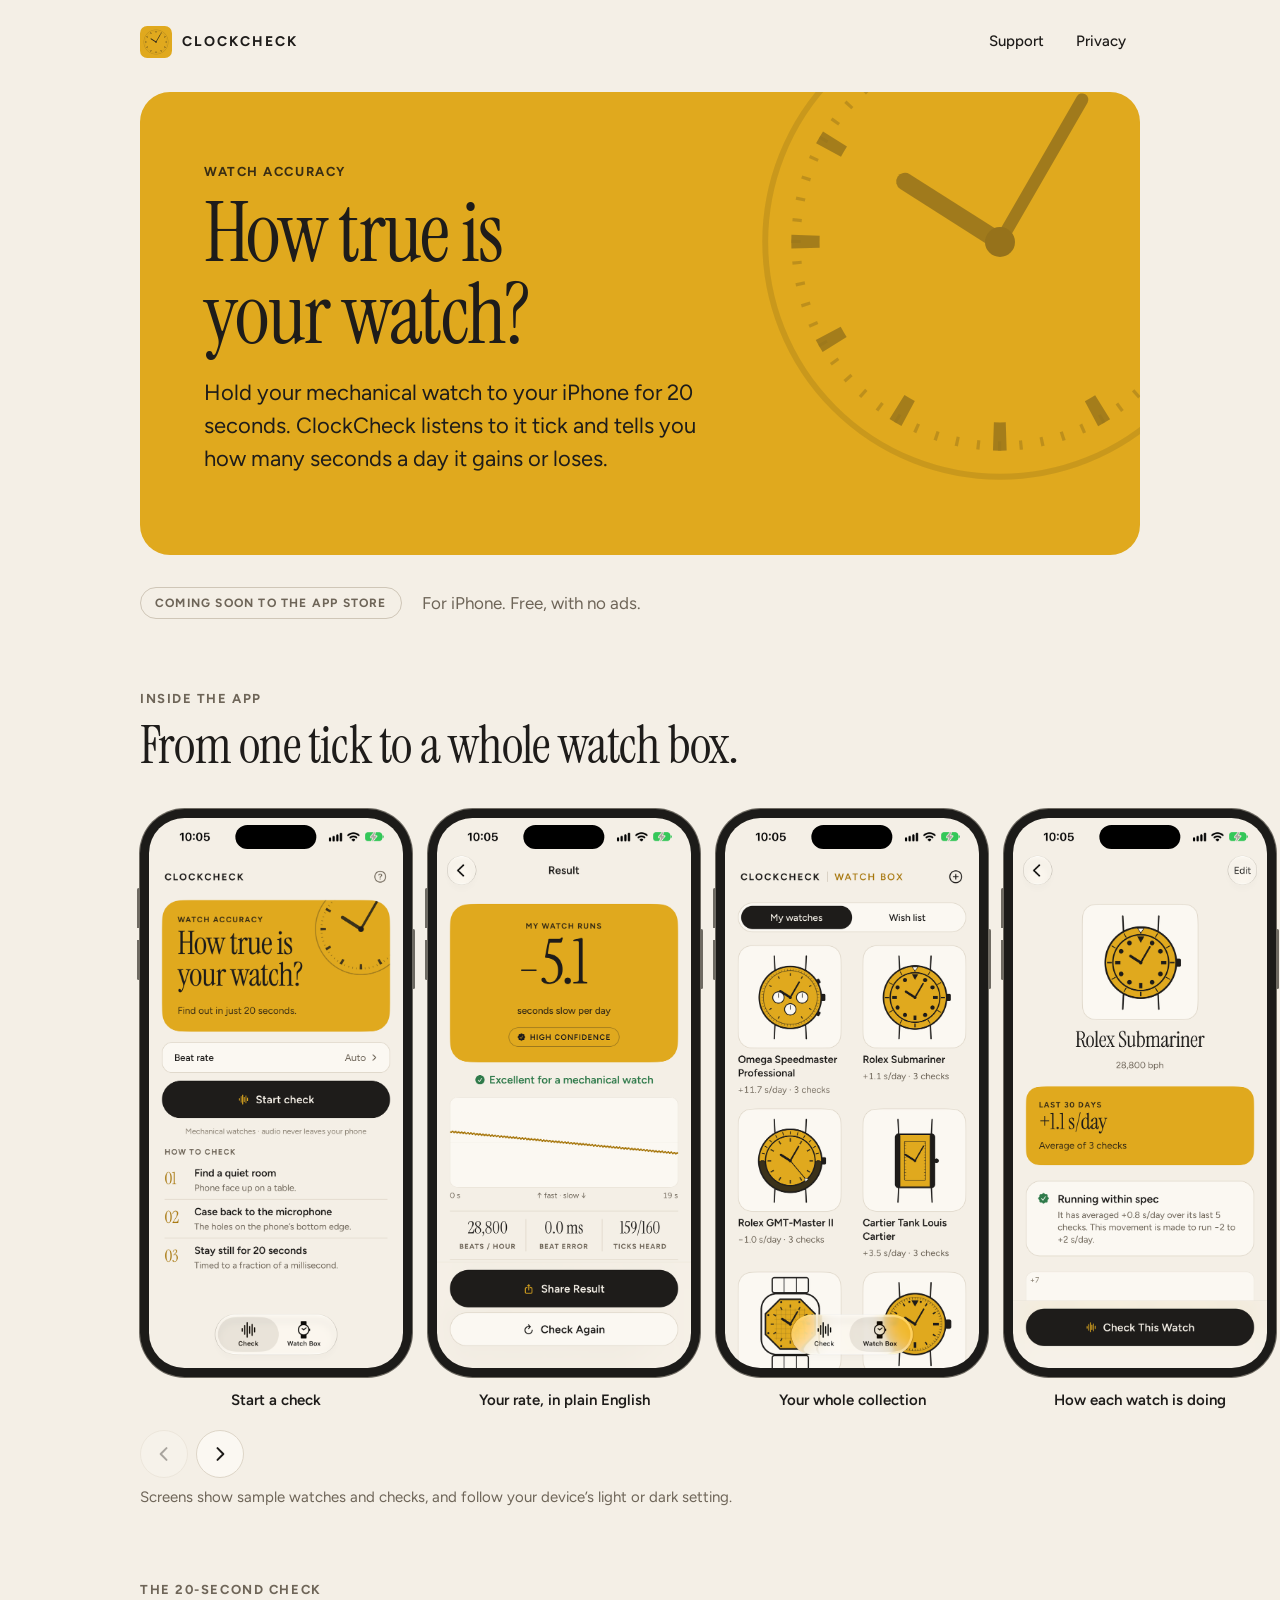
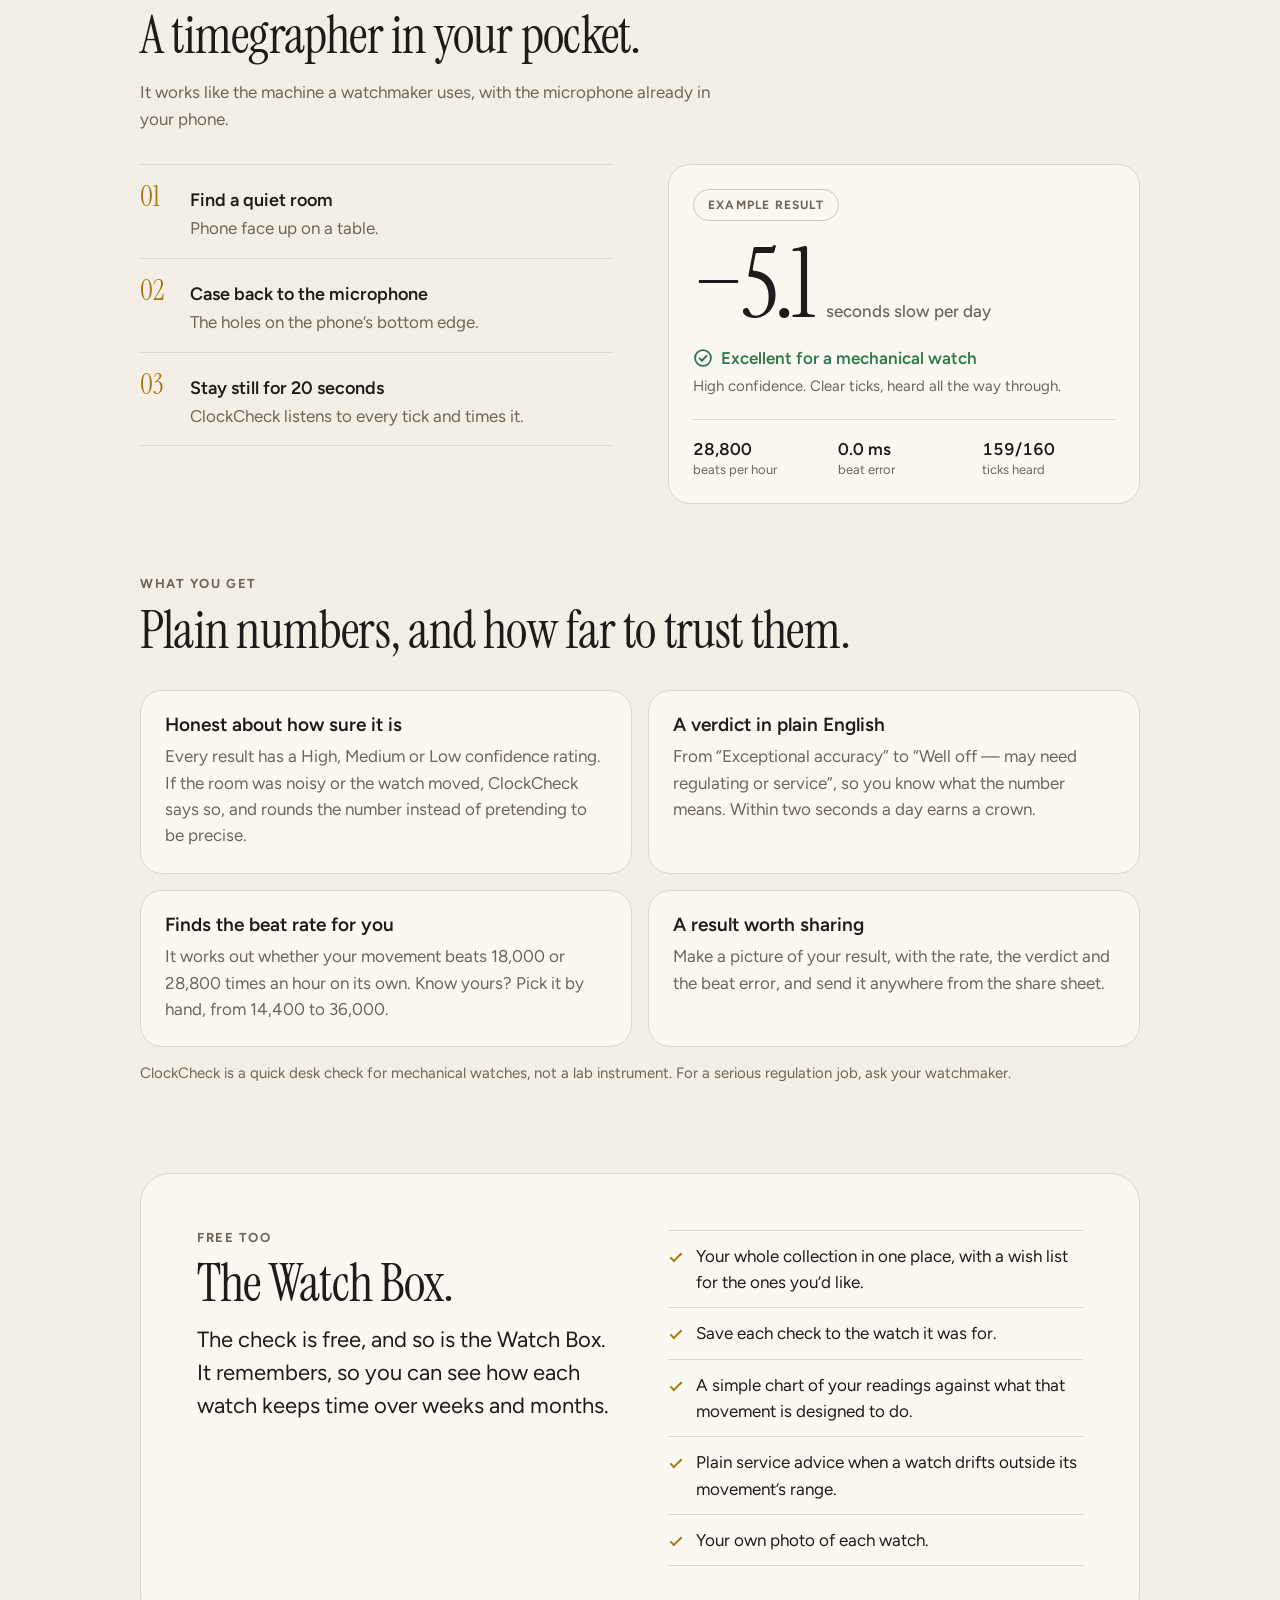
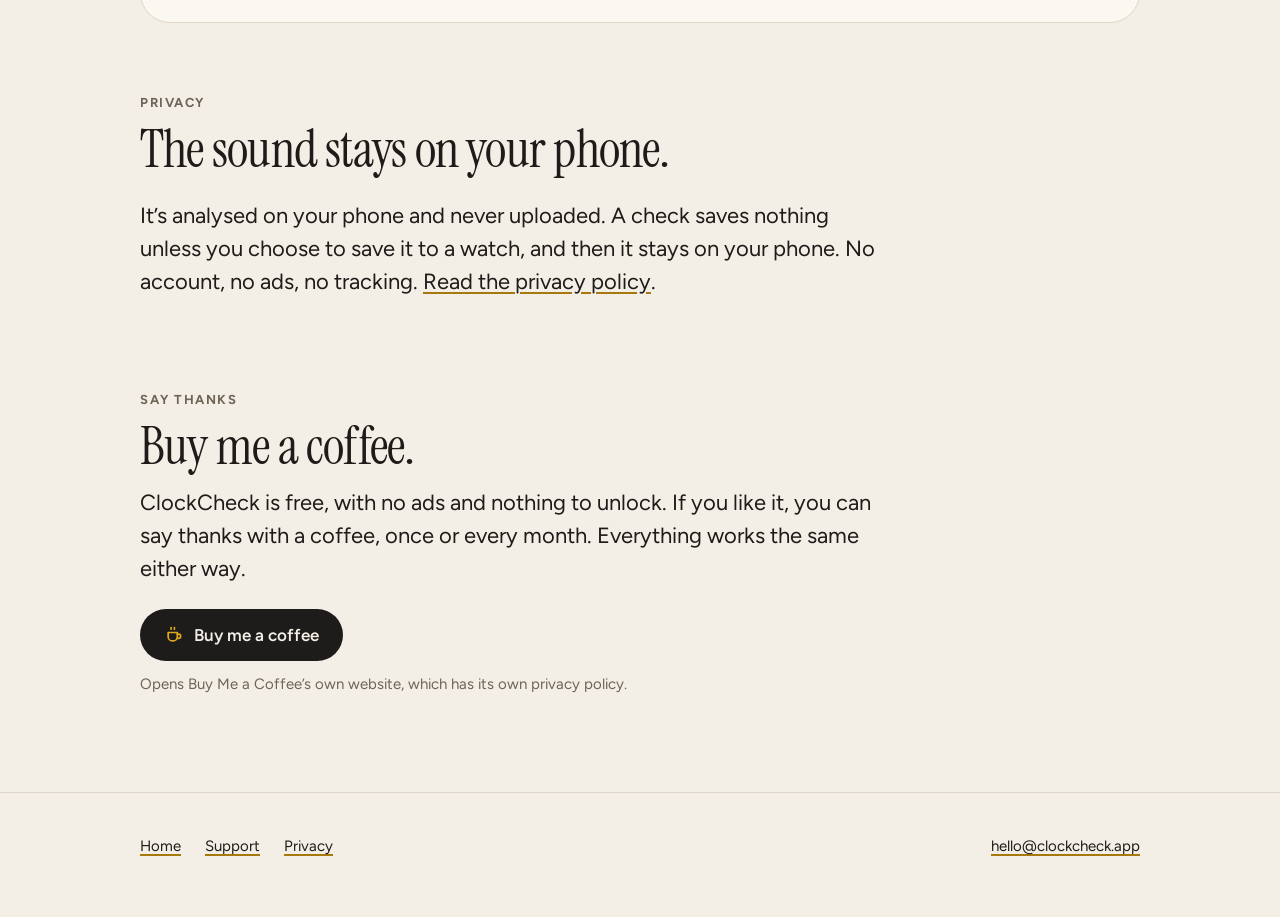
<file: index.html>
<!doctype html>
<html lang="en">
<head>
<meta charset="utf-8">
<meta name="viewport" content="width=device-width, initial-scale=1, viewport-fit=cover">
<title>ClockCheck: Watch Accuracy</title>
<meta name="description" content="Hold your mechanical watch to your iPhone for 20 seconds and ClockCheck tells you how many seconds a day it gains or loses. Free, private, no account.">
<link rel="canonical" href="https://clockcheck.app/">
<meta property="og:type" content="website">
<meta property="og:site_name" content="ClockCheck">
<meta property="og:title" content="ClockCheck: Watch Accuracy">
<meta property="og:description" content="Hold your mechanical watch to your iPhone for 20 seconds and ClockCheck tells you how many seconds a day it gains or loses. Free, private, no account.">
<meta property="og:url" content="https://clockcheck.app/">
<meta property="og:image" content="https://clockcheck.app/assets/og-card.png">
<meta property="og:image:type" content="image/png">
<meta property="og:image:width" content="1200">
<meta property="og:image:height" content="630">
<meta property="og:image:alt" content="ClockCheck. How true is your watch? Find out in just 20 seconds. A watch dial with its hands at 10:05.">
<meta name="twitter:card" content="summary_large_image">
<meta name="twitter:title" content="ClockCheck: Watch Accuracy">
<meta name="twitter:description" content="Hold your mechanical watch to your iPhone for 20 seconds and ClockCheck tells you how many seconds a day it gains or loses. Free, private, no account.">
<meta name="twitter:image" content="https://clockcheck.app/assets/og-card.png">
<meta name="twitter:image:alt" content="ClockCheck. How true is your watch? Find out in just 20 seconds. A watch dial with its hands at 10:05.">
<meta name="color-scheme" content="light dark">
<meta name="theme-color" content="#F4EFE6" media="(prefers-color-scheme: light)">
<meta name="theme-color" content="#121A2A" media="(prefers-color-scheme: dark)">
<link rel="icon" href="/favicon-32.png" type="image/png" sizes="32x32">
<link rel="apple-touch-icon" href="/apple-touch-icon.png">
<link rel="preload" href="/assets/fonts/Figtree-400Regular.woff2" as="font" type="font/woff2" crossorigin>
<link rel="preload" href="/assets/fonts/InstrumentSerif-400Regular.woff2" as="font" type="font/woff2" crossorigin>
<link rel="stylesheet" href="/assets/site.css">
<script src="/assets/motion.js" defer></script>
</head>
<body>
<a class="skip" href="#main">Skip to content</a>
<header class="topbar">
  <div class="wrap">
    <a class="wordmark" href="/" aria-current="page"><img src="/assets/icon-64.png" alt="" width="32" height="32">ClockCheck</a>
    <nav class="topnav" aria-label="Main"><a href="/support/">Support</a><a href="/privacy/">Privacy</a></nav>
  </div>
</header>
<main id="main">
<div class="wrap">
  <section class="hero" aria-labelledby="app-name">
    <!-- The watch dial from the app icon, hands at 10:05. Line art, cropped off the corner. -->
    <svg class="hero-motif" viewBox="0 0 230 230" fill="none" stroke="currentColor" aria-hidden="true" focusable="false">
      <circle cx="115" cy="115" r="108" stroke-opacity=".3" stroke-width="2.7"/>
      <circle cx="115" cy="115" r="93.85" stroke-opacity=".45" stroke-width="4.3" stroke-dasharray="1.5 8.33" transform="rotate(-90.46 115 115)"/>
      <circle cx="115" cy="115" r="89.5" stroke-opacity=".8" stroke-width="13" stroke-dasharray="5.9 40.96" transform="rotate(-91.89 115 115)"/>
      <line x1="115" y1="115" x2="71.3" y2="87.2" stroke-opacity=".85" stroke-width="8.1" stroke-linecap="round"/>
      <line x1="115" y1="115" x2="152.8" y2="49.5" stroke-opacity=".85" stroke-width="5.7" stroke-linecap="round"/>
      <circle cx="115" cy="115" r="6.9" fill="currentColor" stroke="none"/>
    </svg>
    <p class="eyebrow">Watch accuracy</p>
    <h1 id="app-name" class="display">How true is your watch?</h1>
    <p class="lead">Hold your mechanical watch to your iPhone for 20 seconds. ClockCheck listens to it tick and tells you how many seconds a day it gains or loses.</p>
  </section>

  <div class="get" id="download">
    <!--
      TODO(launch): replace the "Coming soon" badge below with the App Store link
      once ClockCheck is live (the app's App Store ID is on its App Store Connect
      page). Use Apple's official "Download on the App Store" badge artwork from
      https://developer.apple.com/app-store/marketing/guidelines/ (don't redraw it),
      saved locally in /assets so no third party is contacted, e.g.:
        <a href="https://apps.apple.com/app/idXXXXXXXXXX">
          <img src="/assets/app-store-badge.svg" width="156" height="52" alt="Download on the App Store">
        </a>
      Then run build.py again.
    -->
    <span class="badge">Coming soon to the App Store</span>
    <p class="muted">For iPhone. Free, with no ads.</p>
  </div>

  <section class="section screens" aria-labelledby="screens-title">
    <p class="eyebrow">Inside the app</p>
    <h2 id="screens-title" class="title">From one tick to a whole watch box.</h2>
    <div class="carousel">
      <ul class="screens-row" tabindex="0" aria-label="ClockCheck screens, scrolls sideways">
        <li class="screen"><figure><div class="phone"><picture><source media="(prefers-color-scheme: dark)" srcset="/images/screens/01-dark.png"><img width="720" height="1561" src="/images/screens/01.png" alt="The Check screen: a saffron panel asking &ldquo;How true is your watch?&rdquo;, a beat rate picker and a Start check button" loading="lazy" decoding="async"></picture><span class="island" aria-hidden="true"></span></div><figcaption>Start a check</figcaption></figure></li>
        <li class="screen"><figure><div class="phone"><picture><source media="(prefers-color-scheme: dark)" srcset="/images/screens/02-dark.png"><img width="720" height="1561" src="/images/screens/02.png" alt="A result: the watch runs 5.1 seconds slow per day, with high confidence, a tick trace and 28,800 beats per hour" loading="lazy" decoding="async"></picture><span class="island" aria-hidden="true"></span></div><figcaption>Your rate, in plain English</figcaption></figure></li>
        <li class="screen"><figure><div class="phone"><picture><source media="(prefers-color-scheme: dark)" srcset="/images/screens/03-dark.png"><img width="720" height="1561" src="/images/screens/03.png" alt="The Watch Box: a grid of line-drawn watches, each with its average rate and number of checks" loading="lazy" decoding="async"></picture><span class="island" aria-hidden="true"></span></div><figcaption>Your whole collection</figcaption></figure></li>
        <li class="screen"><figure><div class="phone"><picture><source media="(prefers-color-scheme: dark)" srcset="/images/screens/04-dark.png"><img width="720" height="1561" src="/images/screens/04.png" alt="One watch&#x27;s page: a saffron panel with its average rate over the last 30 days, and the advice &ldquo;Running within spec&rdquo;" loading="lazy" decoding="async"></picture><span class="island" aria-hidden="true"></span></div><figcaption>How each watch is doing</figcaption></figure></li>
        <li class="screen"><figure><div class="phone"><picture><source media="(prefers-color-scheme: dark)" srcset="/images/screens/05-dark.png"><img width="720" height="1561" src="/images/screens/05.png" alt="A watch&#x27;s history: every check plotted against the range its movement is made to run, with the list of checks below" loading="lazy" decoding="async"></picture><span class="island" aria-hidden="true"></span></div><figcaption>Every check, against its spec</figcaption></figure></li>
        <li class="screen"><figure><div class="phone"><picture><source media="(prefers-color-scheme: dark)" srcset="/images/screens/06-dark.png"><img width="720" height="1561" src="/images/screens/06.png" alt="A watch that needs attention: its average rate over the last 30 days and the advice &ldquo;Time for a service&rdquo;" loading="lazy" decoding="async"></picture><span class="island" aria-hidden="true"></span></div><figcaption>Plain service advice</figcaption></figure></li>
      </ul>
      <div class="carousel-nav" hidden>
        <button type="button" class="nav-btn" data-dir="-1" aria-label="Previous screen"><svg width="20" height="20" viewBox="0 0 24 24" fill="none" stroke="currentColor" stroke-width="2.4" stroke-linecap="round" stroke-linejoin="round" aria-hidden="true" focusable="false"><path d="m15 5-7 7 7 7"/></svg></button>
        <button type="button" class="nav-btn" data-dir="1" aria-label="Next screen"><svg width="20" height="20" viewBox="0 0 24 24" fill="none" stroke="currentColor" stroke-width="2.4" stroke-linecap="round" stroke-linejoin="round" aria-hidden="true" focusable="false"><path d="m9 5 7 7-7 7"/></svg></button>
      </div>
    </div>
    <p class="fine">Screens show sample watches and checks, and follow your device&rsquo;s light or dark setting.</p>
    <script>
      (function () {
        var row = document.querySelector('.screens-row');
        var nav = document.querySelector('.carousel-nav');
        if (!row || !nav) return;
        var prev = nav.querySelector('[data-dir="-1"]');
        var next = nav.querySelector('[data-dir="1"]');
        var smooth = !window.matchMedia('(prefers-reduced-motion: reduce)').matches;
        nav.hidden = false;
        function step() {
          var one = row.querySelector('.screen');
          var card = one ? one.getBoundingClientRect().width + 16 : 280;
          // The row is as wide as the window, so on a wide one a click moves several screens at once,
          // always leaving the last one in view.
          return card * Math.max(1, Math.floor(row.clientWidth / card) - 1);
        }
        function update() {
          prev.disabled = row.scrollLeft < 4;
          next.disabled = row.scrollLeft + row.clientWidth >= row.scrollWidth - 4;
        }
        nav.addEventListener('click', function (e) {
          var b = e.target.closest('button');
          if (b) row.scrollBy({ left: b.getAttribute('data-dir') * step(), behavior: smooth ? 'smooth' : 'auto' });
        });
        row.addEventListener('scroll', update, { passive: true });
        window.addEventListener('resize', update);
        update();
      })();
    </script>
  </section>

  <section class="section" aria-labelledby="how">
    <p class="eyebrow">The 20-second check</p>
    <h2 id="how" class="title">A timegrapher in your pocket.</h2>
    <p class="section-lead">It works like the machine a watchmaker uses, with the microphone already in your phone.</p>
    <div class="how">
      <ol class="steps">
        <li><span class="n" aria-hidden="true">01</span><span><span class="t">Find a quiet room</span><span class="d">Phone face up on a table.</span></span></li>
        <li><span class="n" aria-hidden="true">02</span><span><span class="t">Case back to the microphone</span><span class="d">The holes on the phone&rsquo;s bottom edge.</span></span></li>
        <li><span class="n" aria-hidden="true">03</span><span><span class="t">Stay still for 20 seconds</span><span class="d">ClockCheck listens to every tick and times it.</span></span></li>
      </ol>
      <figure class="result" aria-label="An example result">
        <span class="badge">Example result</span>
        <div class="rate">&minus;5.1<small>seconds slow per day</small></div>
        <p class="verdict">
          <svg width="20" height="20" viewBox="0 0 24 24" fill="none" stroke="currentColor" stroke-width="2.2" stroke-linecap="round" stroke-linejoin="round" aria-hidden="true" focusable="false"><circle cx="12" cy="12" r="9.5"/><path d="m7.8 12.4 2.9 2.9 5.6-6"/></svg>
          Excellent for a mechanical watch
        </p>
        <p class="confidence">High confidence. Clear ticks, heard all the way through.</p>
        <dl class="stats">
          <div><dt>beats per hour</dt><dd>28,800</dd></div>
          <div><dt>beat error</dt><dd>0.0 ms</dd></div>
          <div><dt>ticks heard</dt><dd>159/160</dd></div>
        </dl>
      </figure>
    </div>
  </section>

  <section class="section" aria-labelledby="what">
    <p class="eyebrow">What you get</p>
    <h2 id="what" class="title">Plain numbers, and how far to trust them.</h2>
    <ul class="features">
      <li class="feature">
        <h3>Honest about how sure it is</h3>
        <p>Every result has a High, Medium or Low confidence rating. If the room was noisy or the watch moved, ClockCheck says so, and rounds the number instead of pretending to be precise.</p>
      </li>
      <li class="feature">
        <h3>A verdict in plain English</h3>
        <p>From &ldquo;Exceptional accuracy&rdquo; to &ldquo;Well off &mdash; may need regulating or service&rdquo;, so you know what the number means. Within two seconds a day earns a crown.</p>
      </li>
      <li class="feature">
        <h3>Finds the beat rate for you</h3>
        <p>It works out whether your movement beats 18,000 or 28,800 times an hour on its own. Know yours? Pick it by hand, from 14,400 to 36,000.</p>
      </li>
      <li class="feature">
        <h3>A result worth sharing</h3>
        <p>Make a picture of your result, with the rate, the verdict and the beat error, and send it anywhere from the share sheet.</p>
      </li>
    </ul>
    <p class="fine">ClockCheck is a quick desk check for mechanical watches, not a lab instrument. For a serious regulation job, ask your watchmaker.</p>
  </section>

  <section class="section" aria-labelledby="watchbox">
    <div class="watchbox">
      <div>
        <p class="eyebrow">Free too</p>
        <h2 id="watchbox" class="title">The Watch Box.</h2>
        <p class="lead">The check is free, and so is the Watch Box. It remembers, so you can see how each watch keeps time over weeks and months.</p>
      </div>
      <ul class="ticks">
        <li>Your whole collection in one place, with a wish list for the ones you&rsquo;d like.</li>
        <li>Save each check to the watch it was for.</li>
        <li>A simple chart of your readings against what that movement is designed to do.</li>
        <li>Plain service advice when a watch drifts outside its movement&rsquo;s range.</li>
        <li>Your own photo of each watch.</li>
      </ul>
    </div>
  </section>

  <section class="section" aria-labelledby="private">
    <p class="eyebrow">Privacy</p>
    <h2 id="private" class="title">The sound stays on your phone.</h2>
    <p class="lead">It&rsquo;s analysed on your phone and never uploaded. A check saves nothing unless you choose to save it to a watch, and then it stays on your phone. No account, no ads, no tracking. <a href="/privacy/">Read the privacy policy</a>.</p>
  </section>

  <section class="section" aria-labelledby="coffee">
    <div class="coffee">
      <p class="eyebrow">Say thanks</p>
      <h2 id="coffee" class="title">Buy me a coffee.</h2>
      <p class="lead">ClockCheck is free, with no ads and nothing to unlock. If you like it, you can say thanks with a coffee, once or every month. Everything works the same either way.</p>
      <a class="pill pill--primary" href="https://buymeacoffee.com/clockcheck" rel="noopener">
        <svg width="20" height="20" viewBox="0 0 24 24" fill="none" stroke="currentColor" stroke-width="2" stroke-linecap="round" stroke-linejoin="round" aria-hidden="true" focusable="false"><path d="M5 9h11v5a5 5 0 0 1-5 5h-1a5 5 0 0 1-5-5V9Z"/><path d="M16 11h1.5a2.5 2.5 0 0 1 0 5H16"/><path d="M8.5 3v2M12.5 3v2"/></svg>
        Buy me a coffee
      </a>
      <p class="fine">Opens Buy Me a Coffee&rsquo;s own website, which has its own privacy policy.</p>
    </div>
  </section>
</div>
</main>
<footer class="footer">
  <div class="wrap">
    <nav aria-label="Footer"><ul><li><a href="/" aria-current="page">Home</a></li><li><a href="/support/">Support</a></li><li><a href="/privacy/">Privacy</a></li></ul></nav>
    <p><a href="mailto:hello@clockcheck.app">hello@clockcheck.app</a></p>
  </div>
</footer>
</body>
</html>
</file>
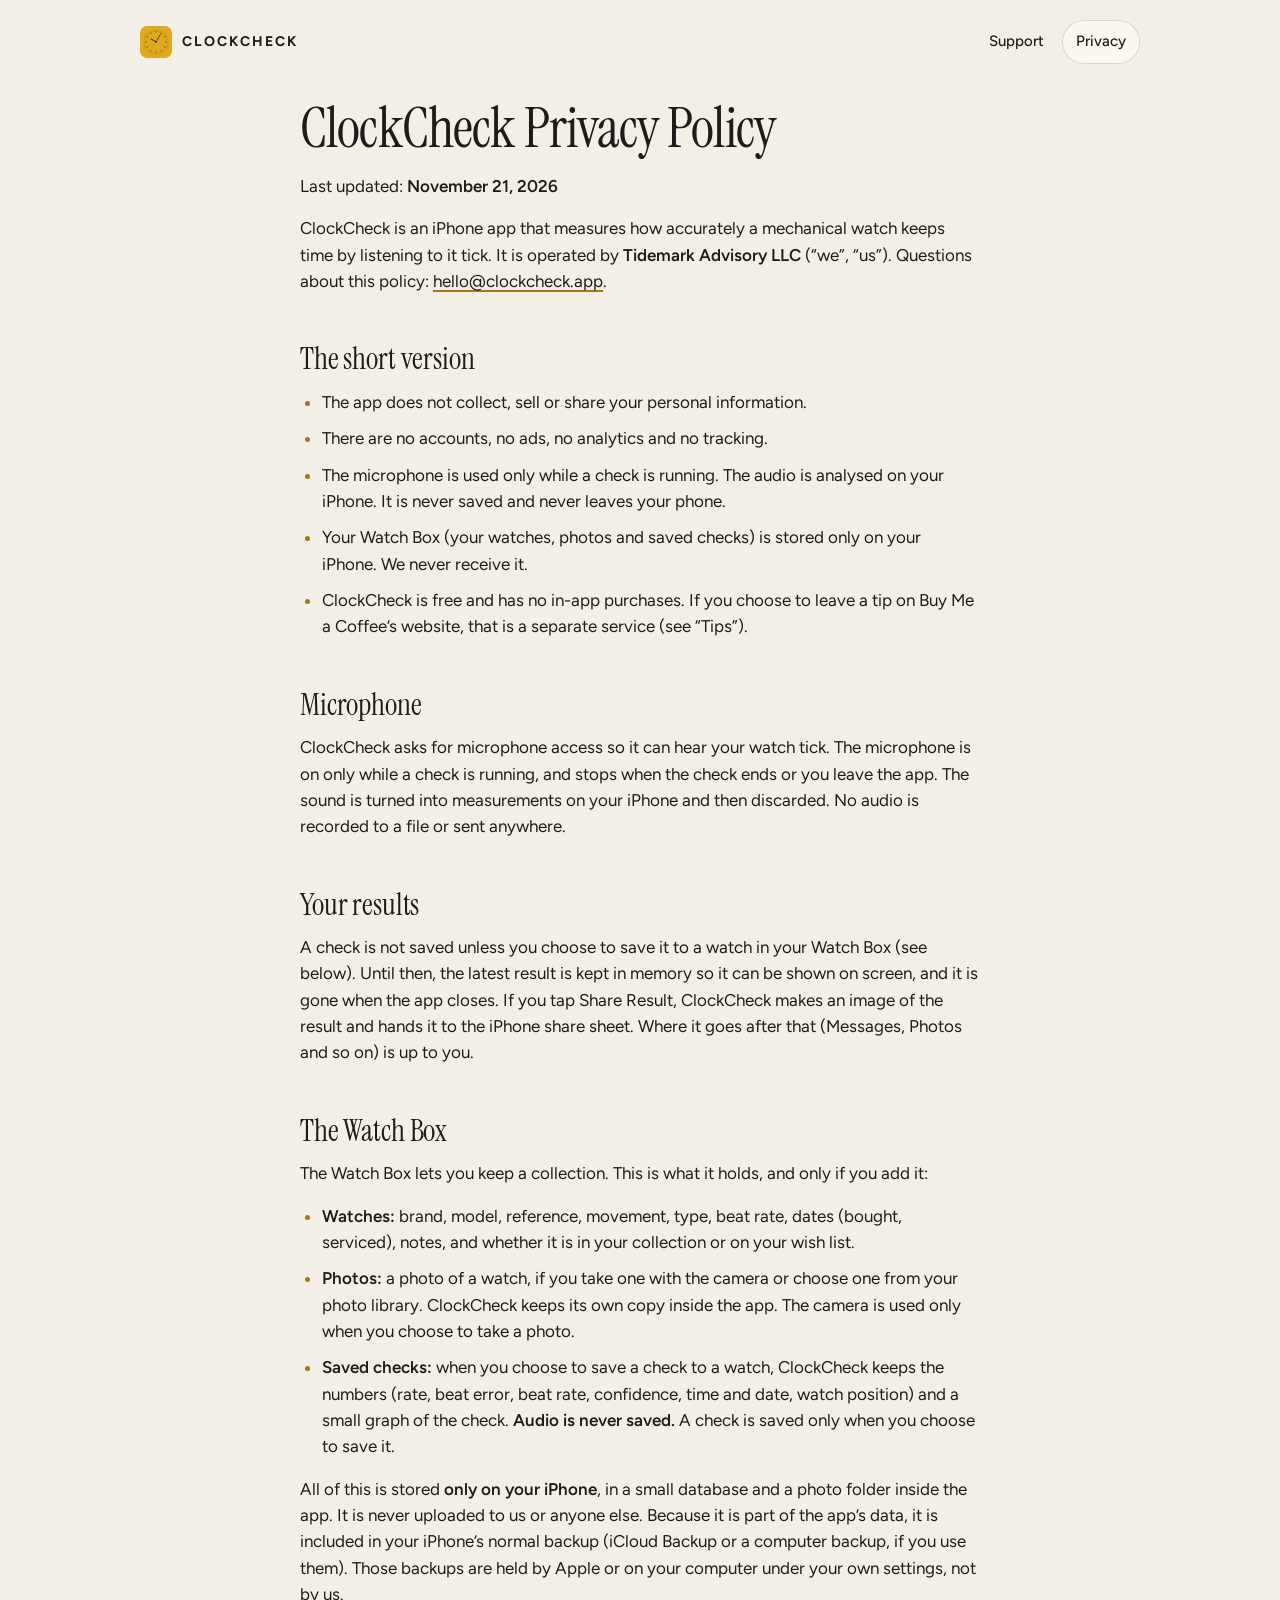
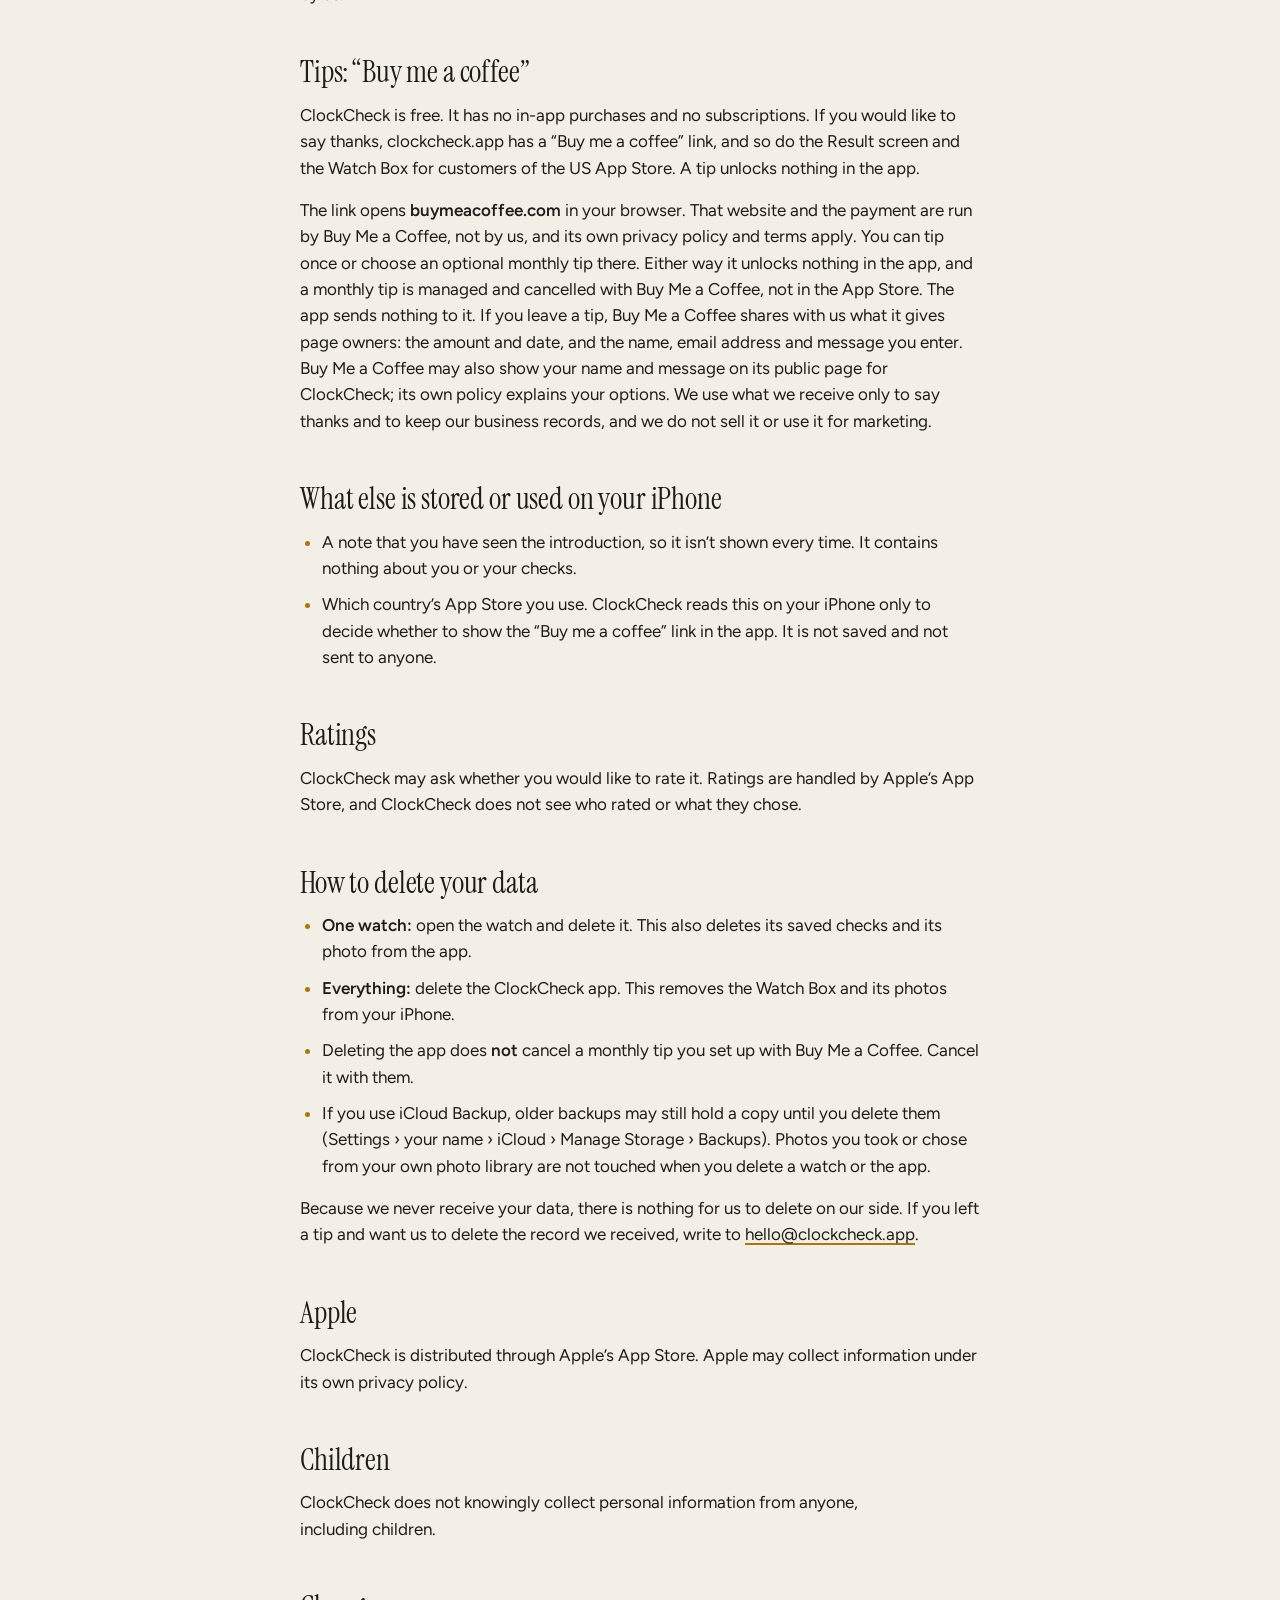
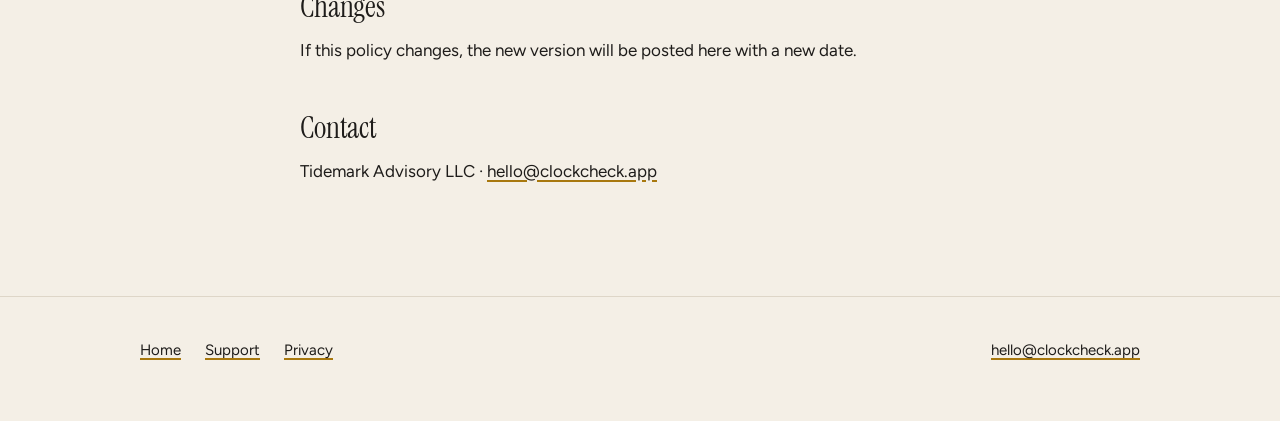
<file: privacy/index.html>
<!doctype html>
<html lang="en">
<head>
<meta charset="utf-8">
<meta name="viewport" content="width=device-width, initial-scale=1, viewport-fit=cover">
<title>Privacy Policy · ClockCheck</title>
<meta name="description" content="ClockCheck&#x27;s privacy policy.">
<link rel="canonical" href="https://clockcheck.app/privacy/">
<meta property="og:type" content="website">
<meta property="og:site_name" content="ClockCheck">
<meta property="og:title" content="Privacy Policy · ClockCheck">
<meta property="og:description" content="ClockCheck&#x27;s privacy policy.">
<meta property="og:url" content="https://clockcheck.app/privacy/">
<meta property="og:image" content="https://clockcheck.app/assets/og-card.png">
<meta property="og:image:type" content="image/png">
<meta property="og:image:width" content="1200">
<meta property="og:image:height" content="630">
<meta property="og:image:alt" content="ClockCheck. How true is your watch? Find out in just 20 seconds. A watch dial with its hands at 10:05.">
<meta name="twitter:card" content="summary_large_image">
<meta name="twitter:title" content="Privacy Policy · ClockCheck">
<meta name="twitter:description" content="ClockCheck&#x27;s privacy policy.">
<meta name="twitter:image" content="https://clockcheck.app/assets/og-card.png">
<meta name="twitter:image:alt" content="ClockCheck. How true is your watch? Find out in just 20 seconds. A watch dial with its hands at 10:05.">
<meta name="color-scheme" content="light dark">
<meta name="theme-color" content="#F4EFE6" media="(prefers-color-scheme: light)">
<meta name="theme-color" content="#121A2A" media="(prefers-color-scheme: dark)">
<link rel="icon" href="/favicon-32.png" type="image/png" sizes="32x32">
<link rel="apple-touch-icon" href="/apple-touch-icon.png">
<link rel="preload" href="/assets/fonts/Figtree-400Regular.woff2" as="font" type="font/woff2" crossorigin>
<link rel="preload" href="/assets/fonts/InstrumentSerif-400Regular.woff2" as="font" type="font/woff2" crossorigin>
<link rel="stylesheet" href="/assets/site.css">
<script src="/assets/motion.js" defer></script>
</head>
<body>
<a class="skip" href="#main">Skip to content</a>
<header class="topbar">
  <div class="wrap">
    <a class="wordmark" href="/"><img src="/assets/icon-64.png" alt="" width="32" height="32">ClockCheck</a>
    <nav class="topnav" aria-label="Main"><a href="/support/">Support</a><a href="/privacy/" aria-current="page">Privacy</a></nav>
  </div>
</header>
<main id="main">
<div class="wrap wrap--text">
<article class="prose">
<h1>ClockCheck Privacy Policy</h1>

<p>Last updated: <strong>November 21, 2026</strong></p>

<p>ClockCheck is an iPhone app that measures how accurately a mechanical watch keeps time by listening to it tick. It is operated by <strong>Tidemark Advisory LLC</strong> (&ldquo;we&rdquo;, &ldquo;us&rdquo;). Questions about this policy: <a href="mailto:hello@clockcheck.app">hello@clockcheck.app</a>.</p>

<h2>The short version</h2>

<ul>
<li>The app does not collect, sell or share your personal information.</li>
<li>There are no accounts, no ads, no analytics and no tracking.</li>
<li>The microphone is used only while a check is running. The audio is analysed on your iPhone. It is never saved and never leaves your phone.</li>
<li>Your Watch Box (your watches, photos and saved checks) is stored only on your iPhone. We never receive it.</li>
<li>ClockCheck is free and has no in-app purchases. If you choose to leave a tip on Buy Me a Coffee&rsquo;s website, that is a separate service (see &ldquo;Tips&rdquo;).</li>
</ul>

<h2>Microphone</h2>

<p>ClockCheck asks for microphone access so it can hear your watch tick. The microphone is on only while a check is running, and stops when the check ends or you leave the app. The sound is turned into measurements on your iPhone and then discarded. No audio is recorded to a file or sent anywhere.</p>

<h2>Your results</h2>

<p>A check is not saved unless you choose to save it to a watch in your Watch Box (see below). Until then, the latest result is kept in memory so it can be shown on screen, and it is gone when the app closes. If you tap Share Result, ClockCheck makes an image of the result and hands it to the iPhone share sheet. Where it goes after that (Messages, Photos and so on) is up to you.</p>

<h2>The Watch Box</h2>

<p>The Watch Box lets you keep a collection. This is what it holds, and only if you add it:</p>

<ul>
<li><strong>Watches:</strong> brand, model, reference, movement, type, beat rate, dates (bought, serviced), notes, and whether it is in your collection or on your wish list.</li>
<li><strong>Photos:</strong> a photo of a watch, if you take one with the camera or choose one from your photo library. ClockCheck keeps its own copy inside the app. The camera is used only when you choose to take a photo.</li>
<li><strong>Saved checks:</strong> when you choose to save a check to a watch, ClockCheck keeps the numbers (rate, beat error, beat rate, confidence, time and date, watch position) and a small graph of the check. <strong>Audio is never saved.</strong> A check is saved only when you choose to save it.</li>
</ul>

<p>All of this is stored <strong>only on your iPhone</strong>, in a small database and a photo folder inside the app. It is never uploaded to us or anyone else. Because it is part of the app&rsquo;s data, it is included in your iPhone&rsquo;s normal backup (iCloud Backup or a computer backup, if you use them). Those backups are held by Apple or on your computer under your own settings, not by us.</p>

<h2>Tips: &ldquo;Buy me a coffee&rdquo;</h2>

<p>ClockCheck is free. It has no in-app purchases and no subscriptions. If you would like to say thanks, clockcheck.app has a &ldquo;Buy me a coffee&rdquo; link, and so do the Result screen and the Watch Box for customers of the US App Store. A tip unlocks nothing in the app.</p>

<p>The link opens <strong>buymeacoffee.com</strong> in your browser. That website and the payment are run by Buy Me a Coffee, not by us, and its own privacy policy and terms apply. You can tip once or choose an optional monthly tip there. Either way it unlocks nothing in the app, and a monthly tip is managed and cancelled with Buy Me a Coffee, not in the App Store. The app sends nothing to it. If you leave a tip, Buy Me a Coffee shares with us what it gives page owners: the amount and date, and the name, email address and message you enter. Buy Me a Coffee may also show your name and message on its public page for ClockCheck; its own policy explains your options. We use what we receive only to say thanks and to keep our business records, and we do not sell it or use it for marketing.</p>

<h2>What else is stored or used on your iPhone</h2>

<ul>
<li>A note that you have seen the introduction, so it isn&rsquo;t shown every time. It contains nothing about you or your checks.</li>
<li>Which country&rsquo;s App Store you use. ClockCheck reads this on your iPhone only to decide whether to show the &ldquo;Buy me a coffee&rdquo; link in the app. It is not saved and not sent to anyone.</li>
</ul>

<h2>Ratings</h2>

<p>ClockCheck may ask whether you would like to rate it. Ratings are handled by Apple&rsquo;s App Store, and ClockCheck does not see who rated or what they chose.</p>

<h2>How to delete your data</h2>

<ul>
<li><strong>One watch:</strong> open the watch and delete it. This also deletes its saved checks and its photo from the app.</li>
<li><strong>Everything:</strong> delete the ClockCheck app. This removes the Watch Box and its photos from your iPhone.</li>
<li>Deleting the app does <strong>not</strong> cancel a monthly tip you set up with Buy Me a Coffee. Cancel it with them.</li>
<li>If you use iCloud Backup, older backups may still hold a copy until you delete them (Settings &rsaquo; your name &rsaquo; iCloud &rsaquo; Manage Storage &rsaquo; Backups). Photos you took or chose from your own photo library are not touched when you delete a watch or the app.</li>
</ul>

<p>Because we never receive your data, there is nothing for us to delete on our side. If you left a tip and want us to delete the record we received, write to <a href="mailto:hello@clockcheck.app">hello@clockcheck.app</a>.</p>

<h2>Apple</h2>

<p>ClockCheck is distributed through Apple&rsquo;s App Store. Apple may collect information under its own privacy policy.</p>

<h2>Children</h2>

<p>ClockCheck does not knowingly collect personal information from anyone, including children.</p>

<h2>Changes</h2>

<p>If this policy changes, the new version will be posted here with a new date.</p>

<h2>Contact</h2>

<p>Tidemark Advisory LLC &middot; <a href="mailto:hello@clockcheck.app">hello@clockcheck.app</a></p>
</article>
</div>
</main>
<footer class="footer">
  <div class="wrap">
    <nav aria-label="Footer"><ul><li><a href="/">Home</a></li><li><a href="/support/">Support</a></li><li><a href="/privacy/" aria-current="page">Privacy</a></li></ul></nav>
    <p><a href="mailto:hello@clockcheck.app">hello@clockcheck.app</a></p>
  </div>
</footer>
</body>
</html>
</file>
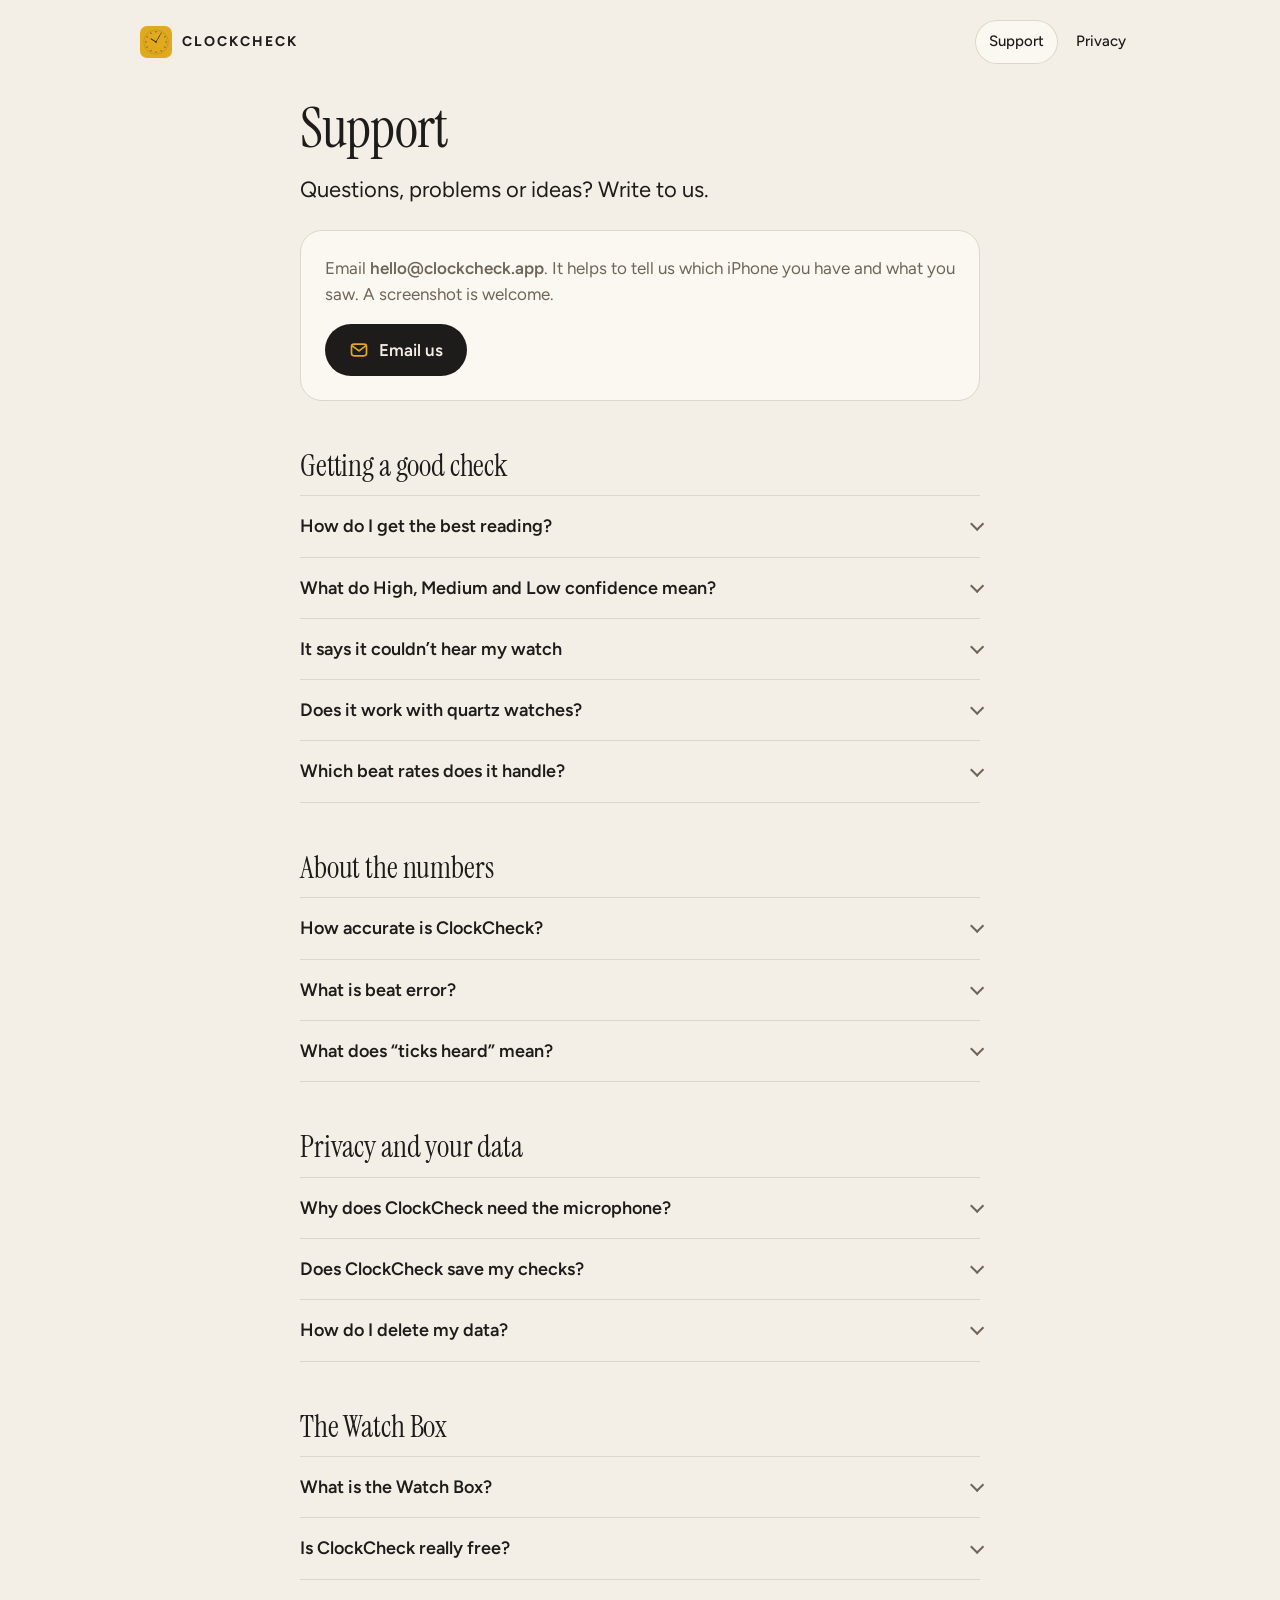
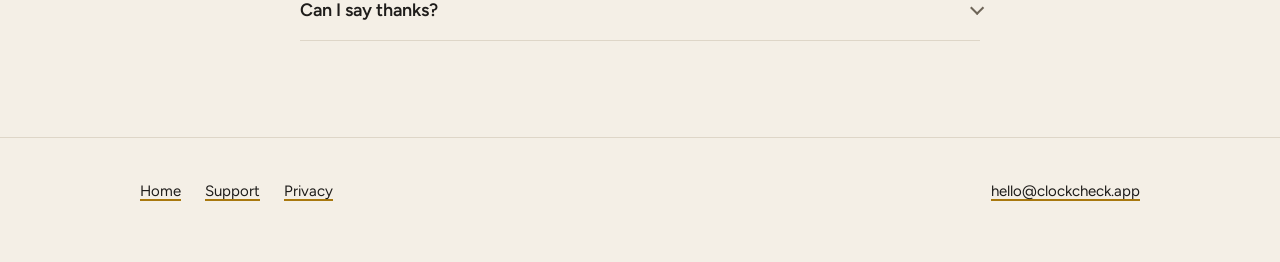
<file: support/index.html>
<!doctype html>
<html lang="en">
<head>
<meta charset="utf-8">
<meta name="viewport" content="width=device-width, initial-scale=1, viewport-fit=cover">
<title>Support · ClockCheck</title>
<meta name="description" content="Get help with ClockCheck: contact hello@clockcheck.app and answers to common questions.">
<link rel="canonical" href="https://clockcheck.app/support/">
<meta property="og:type" content="website">
<meta property="og:site_name" content="ClockCheck">
<meta property="og:title" content="Support · ClockCheck">
<meta property="og:description" content="Get help with ClockCheck: contact hello@clockcheck.app and answers to common questions.">
<meta property="og:url" content="https://clockcheck.app/support/">
<meta property="og:image" content="https://clockcheck.app/assets/og-card.png">
<meta property="og:image:type" content="image/png">
<meta property="og:image:width" content="1200">
<meta property="og:image:height" content="630">
<meta property="og:image:alt" content="ClockCheck. How true is your watch? Find out in just 20 seconds. A watch dial with its hands at 10:05.">
<meta name="twitter:card" content="summary_large_image">
<meta name="twitter:title" content="Support · ClockCheck">
<meta name="twitter:description" content="Get help with ClockCheck: contact hello@clockcheck.app and answers to common questions.">
<meta name="twitter:image" content="https://clockcheck.app/assets/og-card.png">
<meta name="twitter:image:alt" content="ClockCheck. How true is your watch? Find out in just 20 seconds. A watch dial with its hands at 10:05.">
<meta name="color-scheme" content="light dark">
<meta name="theme-color" content="#F4EFE6" media="(prefers-color-scheme: light)">
<meta name="theme-color" content="#121A2A" media="(prefers-color-scheme: dark)">
<link rel="icon" href="/favicon-32.png" type="image/png" sizes="32x32">
<link rel="apple-touch-icon" href="/apple-touch-icon.png">
<link rel="preload" href="/assets/fonts/Figtree-400Regular.woff2" as="font" type="font/woff2" crossorigin>
<link rel="preload" href="/assets/fonts/InstrumentSerif-400Regular.woff2" as="font" type="font/woff2" crossorigin>
<link rel="stylesheet" href="/assets/site.css">
<script src="/assets/motion.js" defer></script>
</head>
<body>
<a class="skip" href="#main">Skip to content</a>
<header class="topbar">
  <div class="wrap">
    <a class="wordmark" href="/"><img src="/assets/icon-64.png" alt="" width="32" height="32">ClockCheck</a>
    <nav class="topnav" aria-label="Main"><a href="/support/" aria-current="page">Support</a><a href="/privacy/">Privacy</a></nav>
  </div>
</header>
<main id="main">
<div class="wrap wrap--text">
  <article class="prose">
    <h1>Support</h1>
    <p class="lead">Questions, problems or ideas? Write to us.</p>

    <div class="contact">
      <p>Email <strong>hello@clockcheck.app</strong>. It helps to tell us which iPhone you have and what you saw. A screenshot is welcome.</p>
      <a class="pill pill--primary" href="mailto:hello@clockcheck.app">
        <svg width="20" height="20" viewBox="0 0 24 24" fill="none" stroke="currentColor" stroke-width="2" stroke-linecap="round" stroke-linejoin="round" aria-hidden="true" focusable="false"><rect x="3" y="5" width="18" height="14" rx="3"/><path d="m4 7 8 6 8-6"/></svg>
        Email us
      </a>
    </div>

    <h2>Getting a good check</h2>
    <div class="faq">
      <details>
        <summary>How do I get the best reading?</summary>
        <div class="answer">
          <ol>
            <li>Find a quiet room, and put your phone face up on a table.</li>
            <li>Rest the back of your watch against the bottom edge of the phone, by the charging port. That&rsquo;s where the microphone is.</li>
            <li>Keep still and quiet for 20 seconds.</li>
          </ol>
          <p>Room noise and a moving watch are the two things that spoil a check. If a result says Medium or Low confidence, try again somewhere quieter.</p>
        </div>
      </details>

      <details>
        <summary>What do High, Medium and Low confidence mean?</summary>
        <div class="answer">
          <p><strong>High:</strong> clear ticks, heard all the way through.</p>
          <p><strong>Medium:</strong> part of the check was noisy, the watch moved, or the ticks were faint. The number is still a good guide, but check again to confirm it.</p>
          <p><strong>Low:</strong> ClockCheck could only just hear your watch, so treat the number as a rough guess. It&rsquo;s rounded to whole seconds and comes without a verdict. Find a quieter room, rest the case back right on the microphone, and try again.</p>
        </div>
      </details>

      <details>
        <summary>It says it couldn&rsquo;t hear my watch</summary>
        <div class="answer">
          <p>Make sure the watch is running and its case back is touching the bottom edge of the phone, then try again somewhere quiet. If the room gets too loud during a check, ClockCheck pauses and starts again by itself once it&rsquo;s quiet.</p>
          <p>Another app that uses the microphone, such as a dictation app, can also get in the way. Close it and try again.</p>
        </div>
      </details>

      <details>
        <summary>Does it work with quartz watches?</summary>
        <div class="answer">
          <p>ClockCheck is made for mechanical watches. A quartz watch ticks once a second, which isn&rsquo;t what it&rsquo;s designed to measure.</p>
        </div>
      </details>

      <details>
        <summary>Which beat rates does it handle?</summary>
        <div class="answer">
          <p>From 14,400 to 36,000 beats an hour. ClockCheck works out your watch&rsquo;s beat rate by itself. If you know it, you can pick it by hand instead.</p>
        </div>
      </details>
    </div>

    <h2>About the numbers</h2>
    <div class="faq">
      <details>
        <summary>How accurate is ClockCheck?</summary>
        <div class="answer">
          <p>It&rsquo;s a quick, friendly check you can do at your desk, not a lab instrument, and phone microphones have limits. That&rsquo;s why every result comes with a confidence rating. For a serious regulation job, ask your watchmaker.</p>
        </div>
      </details>

      <details>
        <summary>What is beat error?</summary>
        <div class="answer">
          <p>A watch ticks and tocks in turn. Beat error is how uneven the gap between them is, in milliseconds. A watch with evenly spaced ticks and tocks has a beat error near zero. A large one can be a sign it needs regulating.</p>
        </div>
      </details>

      <details>
        <summary>What does &ldquo;ticks heard&rdquo; mean?</summary>
        <div class="answer">
          <p>It&rsquo;s how many of the watch&rsquo;s beats ClockCheck could hear and use, out of the beats the watch made while it listened. 159/160 means it caught nearly every one.</p>
        </div>
      </details>
    </div>

    <h2>Privacy and your data</h2>
    <div class="faq">
      <details>
        <summary>Why does ClockCheck need the microphone?</summary>
        <div class="answer">
          <p>The microphone is the only sensor that can hear a watch tick. It&rsquo;s on only while a check is running, and it stops when the check ends or you leave the app. The sound is analysed on your phone and is never uploaded.</p>
          <p>If you said no when your iPhone asked, you can turn it on in Settings &gt; ClockCheck &gt; Microphone.</p>
        </div>
      </details>

      <details>
        <summary>Does ClockCheck save my checks?</summary>
        <div class="answer">
          <p>A check saves nothing unless you choose to save it to a watch in your Watch Box. Until then, the result stays on screen until you close the app. A saved check keeps the numbers, never the audio. See the <a href="/privacy/">privacy policy</a>.</p>
        </div>
      </details>

      <details>
        <summary>How do I delete my data?</summary>
        <div class="answer">
          <p><strong>One watch:</strong> open the watch and delete it. That also deletes its saved checks and its photo.</p>
          <p><strong>Everything:</strong> delete the ClockCheck app. We never receive your data, so there&rsquo;s nothing on our side to delete.</p>
        </div>
      </details>
    </div>

    <h2>The Watch Box</h2>
    <div class="faq">
      <details>
        <summary>What is the Watch Box?</summary>
        <div class="answer">
          <p>Your collection and a wish list, each check saved to the watch it was for, a chart of how each watch keeps time, plain service advice, and your own photo of each watch. It&rsquo;s all on your phone, and it&rsquo;s free.</p>
        </div>
      </details>

      <details>
        <summary>Is ClockCheck really free?</summary>
        <div class="answer">
          <p>Yes. There are no ads and nothing to unlock or restore. Checking your watch and the Watch Box are both free.</p>
        </div>
      </details>

      <details>
        <summary>Can I say thanks?</summary>
        <div class="answer">
          <p>If you like ClockCheck, you can <a href="https://buymeacoffee.com/clockcheck" rel="noopener">buy me a coffee</a>, once or every month. It&rsquo;s entirely optional and unlocks nothing. The link opens Buy Me a Coffee&rsquo;s own website, where you can also cancel a monthly tip. A rating, or a kind word at <a href="mailto:hello@clockcheck.app">hello@clockcheck.app</a>, means just as much.</p>
        </div>
      </details>
    </div>
  </article>
</div>
</main>
<footer class="footer">
  <div class="wrap">
    <nav aria-label="Footer"><ul><li><a href="/">Home</a></li><li><a href="/support/" aria-current="page">Support</a></li><li><a href="/privacy/">Privacy</a></li></ul></nav>
    <p><a href="mailto:hello@clockcheck.app">hello@clockcheck.app</a></p>
  </div>
</footer>
</body>
</html>
</file>
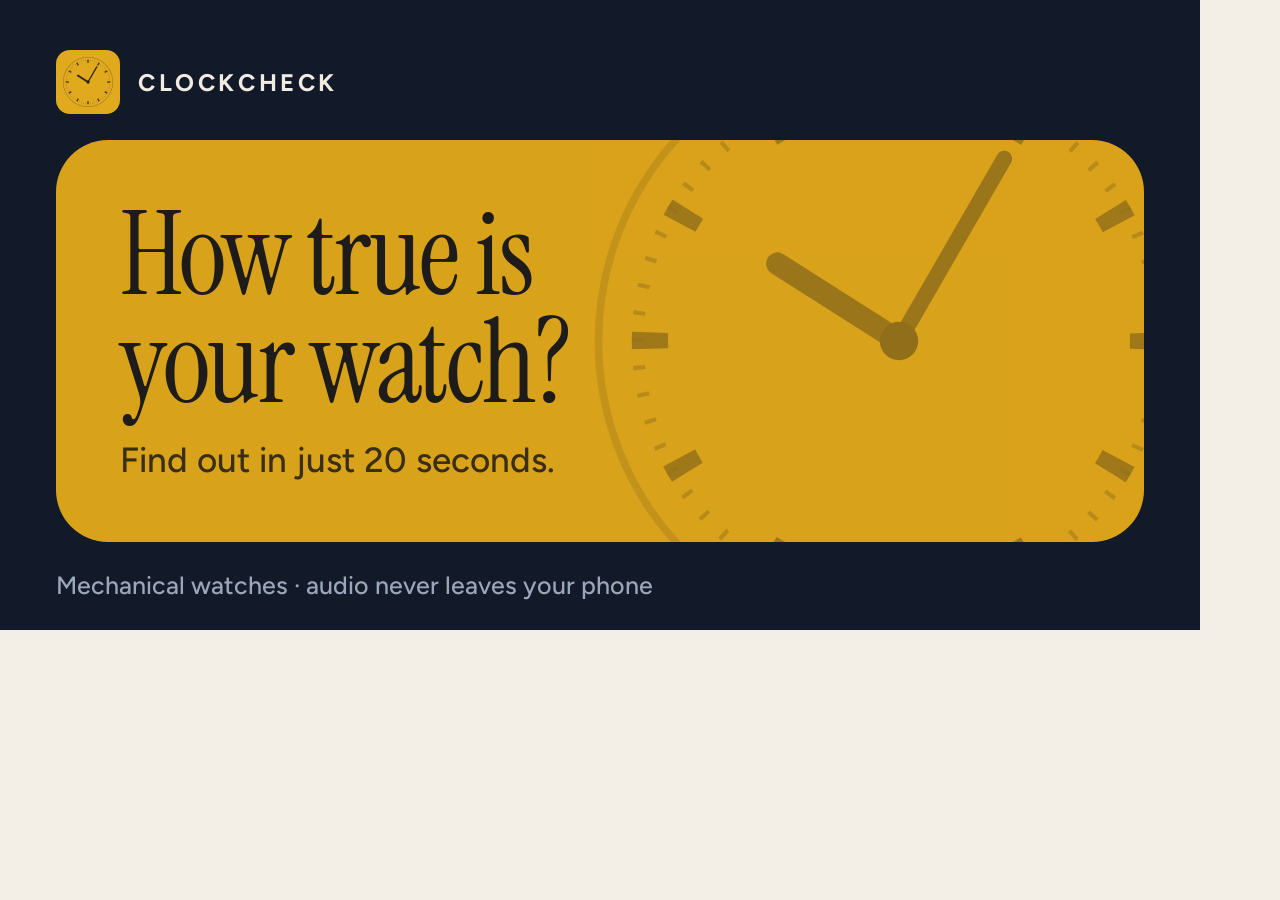
<file: _design/og-card.html>
<!doctype html>
<html lang="en">
<head>
<meta charset="utf-8">
<title>ClockCheck share card (1200 x 630)</title>
<!--
  The picture people see when the link is shared (Messages, Slack, social): assets/og-card.png.
  The brand's own composition: a calm ground with ONE saffron hero panel. Published version: navy
  (the app's dark mode; chosen by Jason 2026-11-21). An ivory version (the app's light mode) is the
  same page with the address hash #ivory. Render with _design/render-og-card.sh.
  Colours match assets/site.css and the app's src/theme.ts.
-->
<style>
@font-face { font-family: "Instrument Serif"; src: url("../assets/fonts/InstrumentSerif-400Regular.woff2") format("woff2"); font-weight: 400; }
@font-face { font-family: "Figtree"; src: url("../assets/fonts/Figtree-500Medium.woff2") format("woff2"); font-weight: 500; }
@font-face { font-family: "Figtree"; src: url("../assets/fonts/Figtree-700Bold.woff2") format("woff2"); font-weight: 700; }

* { box-sizing: border-box; }
body.ivory { --ground: #F4EFE6; --ink: #1E1C1A; --quiet: #6E6558; --hero: #E0A91E; }
body.navy  { --ground: #121A2A; --ink: #F1ECE2; --quiet: #9BA6B8; --hero: #D9A21B; }
html, body { margin: 0; width: 1200px; height: 630px; overflow: hidden; background: var(--ground, #F4EFE6); }

.card {
  position: relative; width: 1200px; height: 630px; overflow: hidden;
  background: var(--ground); color: var(--ink);
  font-family: "Figtree", system-ui, sans-serif;
  padding: 50px 56px 0;
}
.brand { display: flex; align-items: center; gap: 18px; height: 64px; }
.brand img { width: 64px; height: 64px; border-radius: 14px; display: block; }
.brand span { font-weight: 700; font-size: 24px; letter-spacing: 0.15em; text-transform: uppercase; }

/* The saffron hero panel, like the app's home screen. */
.panel {
  position: relative; margin-top: 26px; height: 402px; border-radius: 52px;
  background: var(--hero); color: #1E1C1A; overflow: hidden;
  display: flex; flex-direction: column; justify-content: center; padding: 0 64px;
}
.dial { position: absolute; width: 640px; height: 640px; right: -75px; top: -119px; color: #1E1C1A; opacity: 0.38; }
.panel h1, .panel p { position: relative; }
h1 { margin: 0; font-family: "Instrument Serif", Georgia, serif; font-weight: 400; font-size: 116px; line-height: 0.93; letter-spacing: -2.4px; }
.lead { margin: 22px 0 0; font-weight: 500; font-size: 35px; color: #3A2E14; }

.foot { margin-top: 28px; font-weight: 500; font-size: 25px; color: var(--quiet); }
</style>
</head>
<body>
<div class="card">
  <div class="brand"><img src="icon-app.png" alt=""><span>ClockCheck</span></div>
  <div class="panel">
    <svg class="dial" viewBox="0 0 230 230" fill="none" stroke="currentColor" aria-hidden="true">
      <circle cx="115" cy="115" r="108" stroke-opacity=".3" stroke-width="2.7"/>
      <circle cx="115" cy="115" r="93.85" stroke-opacity=".45" stroke-width="4.3" stroke-dasharray="1.5 8.33" transform="rotate(-90.46 115 115)"/>
      <circle cx="115" cy="115" r="89.5" stroke-opacity=".8" stroke-width="13" stroke-dasharray="5.9 40.96" transform="rotate(-91.89 115 115)"/>
      <line x1="115" y1="115" x2="71.3" y2="87.2" stroke-opacity=".85" stroke-width="8.1" stroke-linecap="round"/>
      <line x1="115" y1="115" x2="152.8" y2="49.5" stroke-opacity=".85" stroke-width="5.7" stroke-linecap="round"/>
      <circle cx="115" cy="115" r="6.9" fill="currentColor" stroke="none"/>
    </svg>
    <h1>How true is<br>your watch?</h1>
    <p class="lead">Find out in just 20 seconds.</p>
  </div>
  <div class="foot">Mechanical watches &middot; audio never leaves your phone</div>
</div>
<script>document.body.className = (location.hash || '#navy').slice(1);</script>
</body>
</html>
</file>
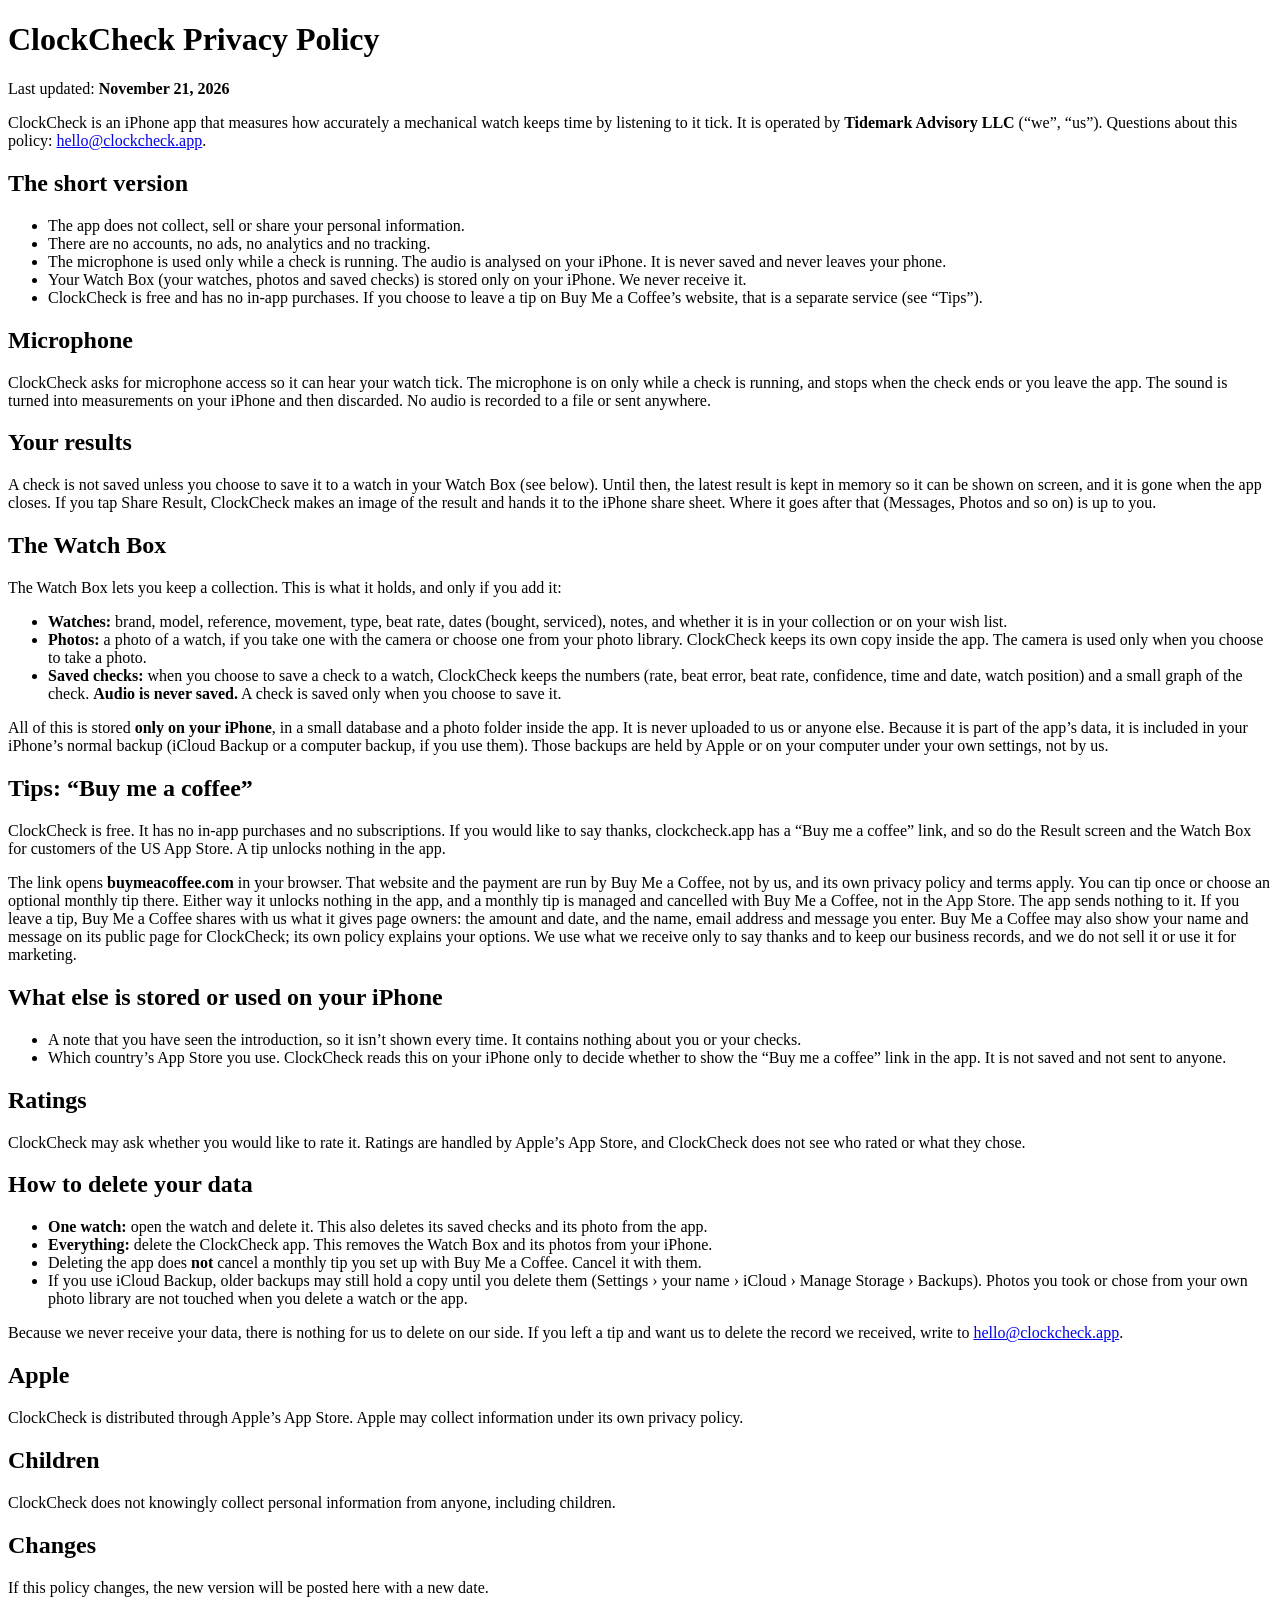
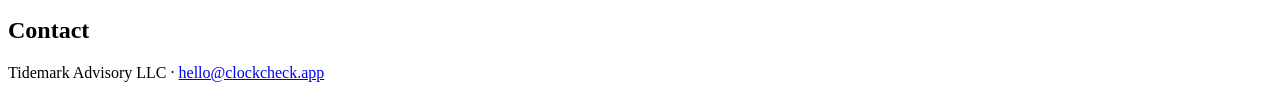
<file: _src/legal/privacy.html>
<!doctype html>
<html lang="en">
<head><meta charset="utf-8"><title>ClockCheck Privacy Policy</title></head>
<body>
<h1>ClockCheck Privacy Policy</h1>

<p>Last updated: <strong>November 21, 2026</strong></p>

<p>ClockCheck is an iPhone app that measures how accurately a mechanical watch keeps time by listening to it tick. It is operated by <strong>Tidemark Advisory LLC</strong> (&ldquo;we&rdquo;, &ldquo;us&rdquo;). Questions about this policy: <a href="mailto:hello@clockcheck.app">hello@clockcheck.app</a>.</p>

<h2>The short version</h2>

<ul>
<li>The app does not collect, sell or share your personal information.</li>
<li>There are no accounts, no ads, no analytics and no tracking.</li>
<li>The microphone is used only while a check is running. The audio is analysed on your iPhone. It is never saved and never leaves your phone.</li>
<li>Your Watch Box (your watches, photos and saved checks) is stored only on your iPhone. We never receive it.</li>
<li>ClockCheck is free and has no in-app purchases. If you choose to leave a tip on Buy Me a Coffee&rsquo;s website, that is a separate service (see &ldquo;Tips&rdquo;).</li>
</ul>

<h2>Microphone</h2>

<p>ClockCheck asks for microphone access so it can hear your watch tick. The microphone is on only while a check is running, and stops when the check ends or you leave the app. The sound is turned into measurements on your iPhone and then discarded. No audio is recorded to a file or sent anywhere.</p>

<h2>Your results</h2>

<p>A check is not saved unless you choose to save it to a watch in your Watch Box (see below). Until then, the latest result is kept in memory so it can be shown on screen, and it is gone when the app closes. If you tap Share Result, ClockCheck makes an image of the result and hands it to the iPhone share sheet. Where it goes after that (Messages, Photos and so on) is up to you.</p>

<h2>The Watch Box</h2>

<p>The Watch Box lets you keep a collection. This is what it holds, and only if you add it:</p>

<ul>
<li><strong>Watches:</strong> brand, model, reference, movement, type, beat rate, dates (bought, serviced), notes, and whether it is in your collection or on your wish list.</li>
<li><strong>Photos:</strong> a photo of a watch, if you take one with the camera or choose one from your photo library. ClockCheck keeps its own copy inside the app. The camera is used only when you choose to take a photo.</li>
<li><strong>Saved checks:</strong> when you choose to save a check to a watch, ClockCheck keeps the numbers (rate, beat error, beat rate, confidence, time and date, watch position) and a small graph of the check. <strong>Audio is never saved.</strong> A check is saved only when you choose to save it.</li>
</ul>

<p>All of this is stored <strong>only on your iPhone</strong>, in a small database and a photo folder inside the app. It is never uploaded to us or anyone else. Because it is part of the app&rsquo;s data, it is included in your iPhone&rsquo;s normal backup (iCloud Backup or a computer backup, if you use them). Those backups are held by Apple or on your computer under your own settings, not by us.</p>

<h2>Tips: &ldquo;Buy me a coffee&rdquo;</h2>

<p>ClockCheck is free. It has no in-app purchases and no subscriptions. If you would like to say thanks, clockcheck.app has a &ldquo;Buy me a coffee&rdquo; link, and so do the Result screen and the Watch Box for customers of the US App Store. A tip unlocks nothing in the app.</p>

<p>The link opens <strong>buymeacoffee.com</strong> in your browser. That website and the payment are run by Buy Me a Coffee, not by us, and its own privacy policy and terms apply. You can tip once or choose an optional monthly tip there. Either way it unlocks nothing in the app, and a monthly tip is managed and cancelled with Buy Me a Coffee, not in the App Store. The app sends nothing to it. If you leave a tip, Buy Me a Coffee shares with us what it gives page owners: the amount and date, and the name, email address and message you enter. Buy Me a Coffee may also show your name and message on its public page for ClockCheck; its own policy explains your options. We use what we receive only to say thanks and to keep our business records, and we do not sell it or use it for marketing.</p>

<h2>What else is stored or used on your iPhone</h2>

<ul>
<li>A note that you have seen the introduction, so it isn&rsquo;t shown every time. It contains nothing about you or your checks.</li>
<li>Which country&rsquo;s App Store you use. ClockCheck reads this on your iPhone only to decide whether to show the &ldquo;Buy me a coffee&rdquo; link in the app. It is not saved and not sent to anyone.</li>
</ul>

<h2>Ratings</h2>

<p>ClockCheck may ask whether you would like to rate it. Ratings are handled by Apple&rsquo;s App Store, and ClockCheck does not see who rated or what they chose.</p>

<h2>How to delete your data</h2>

<ul>
<li><strong>One watch:</strong> open the watch and delete it. This also deletes its saved checks and its photo from the app.</li>
<li><strong>Everything:</strong> delete the ClockCheck app. This removes the Watch Box and its photos from your iPhone.</li>
<li>Deleting the app does <strong>not</strong> cancel a monthly tip you set up with Buy Me a Coffee. Cancel it with them.</li>
<li>If you use iCloud Backup, older backups may still hold a copy until you delete them (Settings &rsaquo; your name &rsaquo; iCloud &rsaquo; Manage Storage &rsaquo; Backups). Photos you took or chose from your own photo library are not touched when you delete a watch or the app.</li>
</ul>

<p>Because we never receive your data, there is nothing for us to delete on our side. If you left a tip and want us to delete the record we received, write to <a href="mailto:hello@clockcheck.app">hello@clockcheck.app</a>.</p>

<h2>Apple</h2>

<p>ClockCheck is distributed through Apple&rsquo;s App Store. Apple may collect information under its own privacy policy.</p>

<h2>Children</h2>

<p>ClockCheck does not knowingly collect personal information from anyone, including children.</p>

<h2>Changes</h2>

<p>If this policy changes, the new version will be posted here with a new date.</p>

<h2>Contact</h2>

<p>Tidemark Advisory LLC &middot; <a href="mailto:hello@clockcheck.app">hello@clockcheck.app</a></p>
</body>
</html>
</file>
<file: assets/site.css>
/* ClockCheck website. Saffron Studio, as designed for the app (docs/design in the app repo).
 *
 * Every colour and font family is set in the custom properties at the top of
 * this file, so the look can be switched in a few lines. Nothing below the
 * tokens names a colour or a font directly. The values match src/theme.ts in
 * the app: change them there first.
 * Fonts are self-hosted (assets/fonts), so no third party sees visitors.
 */

/* ---------- Fonts (self-hosted, SIL Open Font License) ---------- */
@font-face { font-family: "Figtree"; font-weight: 400; font-style: normal; font-display: swap; src: url("/assets/fonts/Figtree-400Regular.woff2") format("woff2"); }
@font-face { font-family: "Figtree"; font-weight: 500; font-style: normal; font-display: swap; src: url("/assets/fonts/Figtree-500Medium.woff2") format("woff2"); }
@font-face { font-family: "Figtree"; font-weight: 600; font-style: normal; font-display: swap; src: url("/assets/fonts/Figtree-600SemiBold.woff2") format("woff2"); }
@font-face { font-family: "Figtree"; font-weight: 700; font-style: normal; font-display: swap; src: url("/assets/fonts/Figtree-700Bold.woff2") format("woff2"); }
@font-face { font-family: "Instrument Serif"; font-weight: 400; font-style: normal; font-display: swap; src: url("/assets/fonts/InstrumentSerif-400Regular.woff2") format("woff2"); }

:root {
  color-scheme: light dark;

  /* The page column. Shared with the full-width screens row so its first screen lines up with the headings. */
  --wrap-max: 1040px;

  /* ---------- Type ---------- */
  --font-sans: "Figtree", -apple-system, system-ui, "Segoe UI", sans-serif;
  --font-serif: "Instrument Serif", Georgia, "Times New Roman", serif;
  /* Saffron Studio: serif for the big moments, Figtree for everything else. */
  --font-display: var(--font-serif);
  --display-weight: 400;
  --font-body: var(--font-sans);

  /* ---------- Ground (Saffron Studio, Light) ---------- */
  --background: #F4EFE6;       /* ivory paper */
  --surface: #FBF8F2;          /* raised rows and cards */
  --surface-border: #DED6C8;   /* 1px border on surfaces; no shadows */
  --hairline: #DED6C8;         /* dividers */
  --pill-border: #CFC6B7;      /* outline of badges and chips */
  --text: #1E1C1A;
  --text-secondary: #6E6558;   /* 5.1:1 on background */
  --primary: #1E1C1A;          /* primary pill: the inverse of the page */
  --on-primary: #F4EFE6;

  /* ---------- Accent: saffron, Light ---------- */
  --hero: #E0A91E;             /* the one bold block per page */
  --on-hero: #1E1C1A;          /* headline on hero, both themes */
  --on-hero-secondary: #3A2E14;/* body on hero */
  --accent: #A8780E;           /* small marks on the page ground, 24px+ only */
  --primary-icon: #E0A91E;     /* glint on the primary pill */
  --link-underline: #A8780E;   /* link text uses --text; the underline carries the accent */
  --good: #2F7A4A;             /* always beside a word, never colour alone */
  --device: #1C1B19;           /* the iPhone frame around app screens */
  --device-edge: #6E6A62;      /* its edge, so it reads on the page ground */
}

/* ---------- Dark: designed, not inverted. Kept in step with the block above. ---------- */
@media (prefers-color-scheme: dark) {
  :root {
    --background: #121A2A;     /* deep navy */
    --surface: #1A2438;
    --surface-border: #26314A;
    --hairline: #26314A;
    --pill-border: #34405A;
    --text: #F1ECE2;
    --text-secondary: #9BA6B8;
    --primary: #F1ECE2;
    --on-primary: #121A2A;

    --hero: #D9A21B;
    --on-hero: #1E1C1A;
    --on-hero-secondary: #3A2E14;
    --accent: #E0A91E;
    --primary-icon: #8A5E07;
    --link-underline: #E0A91E;
    --good: #6FCF97;
    --device: #0A0D14;
    --device-edge: #3E4A66;
  }
}

/* Increase Contrast equivalent: strengthen only the quiet colours. */
@media (prefers-contrast: more) {
  :root { --surface-border: #B9AE9C; --hairline: #B9AE9C; --pill-border: #A89D8B; --text-secondary: #4F473B; --accent: #8A6209; }
}
@media (prefers-contrast: more) and (prefers-color-scheme: dark) {
  :root { --surface-border: #44516E; --hairline: #44516E; --pill-border: #52607E; --text-secondary: #C3CBD8; --accent: #F0BE4A; }
}

/* ---------- Base ---------- */
*, *::before, *::after { box-sizing: border-box; }
html { -webkit-text-size-adjust: 100%; text-size-adjust: 100%; }
body {
  margin: 0;
  background: var(--background);
  color: var(--text);
  font: 400 17px/1.55 var(--font-body);
  -webkit-font-smoothing: antialiased;
  overflow-wrap: break-word;
}
img, svg { display: block; max-width: 100%; }
a { color: var(--text); text-decoration-line: underline; text-decoration-color: var(--link-underline); text-decoration-thickness: 1.5px; text-underline-offset: 3px; }
a:hover { text-decoration-thickness: 2.5px; }
:focus-visible { outline: 2px solid var(--text); outline-offset: 3px; border-radius: 4px; }
strong { font-weight: 600; }

.skip { position: absolute; left: 16px; top: -100px; z-index: 10; padding: 10px 18px; border-radius: 999px; background: var(--primary); color: var(--on-primary); text-decoration: none; font-weight: 600; }
.skip:focus { top: 12px; }

/* 8pt grid; 20px gutter on phones. */
.wrap { width: 100%; max-width: var(--wrap-max); margin: 0 auto; padding: 0 20px; }
/* The screens row below is as wide as the page (100cqw = this element's width, which unlike 100vw leaves out a
   desktop scrollbar, so the row lines up with the headings either way). Clip it here so the page itself never
   scrolls sideways. */
main { container-type: inline-size; overflow-x: clip; }
.wrap--text { max-width: 720px; }

/* ---------- Top bar ---------- */
.topbar { padding: 20px 0; }
.topbar .wrap { display: flex; align-items: center; justify-content: space-between; gap: 16px; }
.wordmark { display: inline-flex; align-items: center; gap: 10px; text-decoration: none; color: var(--text); font: 700 14px/1 var(--font-body); letter-spacing: 0.14em; text-transform: uppercase; }
.wordmark img { width: 32px; height: 32px; border-radius: 22.5%; }
.topnav { display: flex; gap: 4px; }
.topnav a { text-decoration: none; font-weight: 500; font-size: 15px; padding: 10px 14px; border-radius: 999px; min-height: 44px; display: inline-flex; align-items: center; }
.topnav a:hover, .topnav a[aria-current="page"] { background: var(--surface); box-shadow: inset 0 0 0 1px var(--surface-border); }
@media (max-width: 479px) { .topnav { display: none; } }

/* ---------- Type ---------- */
h1, h2, h3 { font-family: var(--font-display); font-weight: var(--display-weight); color: var(--text); margin: 0; }
/* No widows: balance headings, keep paragraphs from ending on one word. */
h1, h2, h3, summary, .eyebrow { text-wrap: balance; }
p, li, dd, figcaption { text-wrap: pretty; }
td, th { text-wrap: balance; }
.display { font-size: clamp(52px, 11vw, 84px); line-height: 0.98; letter-spacing: -0.02em; }
.title { font-size: clamp(36px, 6.5vw, 52px); line-height: 1.04; letter-spacing: -0.015em; }
.eyebrow { font: 700 13px/1.2 var(--font-body); letter-spacing: 0.12em; text-transform: uppercase; color: var(--text-secondary); margin: 0 0 12px; }
.lead { font-size: clamp(19px, 2.4vw, 22px); line-height: 1.5; color: var(--text); max-width: 34em; }
.muted { color: var(--text-secondary); }
.fine { font-size: 15px; color: var(--text-secondary); }
[hidden] { display: none !important; }

/* ---------- Hero: the one bold block ---------- */
.hero { position: relative; overflow: hidden; background: var(--hero); color: var(--on-hero); border-radius: 30px; padding: 40px 24px; margin: 8px 0 0; }
.hero h1 { color: var(--on-hero); position: relative; max-width: 8ch; }
.hero .eyebrow { color: var(--on-hero-secondary); position: relative; }
.hero p { color: var(--on-hero-secondary); position: relative; }
.hero .lead { color: var(--on-hero); margin: 20px 0 0; max-width: 24em; }
/* The watch dial: the app's motif, line art cropped off the top-right corner. */
.hero-motif { position: absolute; right: -104px; top: -92px; width: 270px; height: 270px; color: var(--on-hero); opacity: 0.38; pointer-events: none; }
@media (min-width: 720px) {
  .hero { padding: 72px 64px 80px; }
  .hero h1 { max-width: 10ch; }
  .hero-motif { width: 500px; height: 500px; right: -110px; top: -100px; }
}

/* ---------- App Store area ---------- */
.get { display: flex; flex-wrap: wrap; align-items: center; gap: 12px 20px; margin: 32px 0 0; }
.get p { margin: 0; }
.pill { display: inline-flex; align-items: center; justify-content: center; gap: 10px; min-height: 52px; padding: 12px 24px; border-radius: 999px; font: 600 17px/22px var(--font-body); text-decoration: none; }
.pill--primary { background: var(--primary); color: var(--on-primary); }
.pill--primary svg { color: var(--primary-icon); }
.pill--secondary { background: var(--surface); color: var(--text); border: 1px solid var(--surface-border); }
.pill:active { transform: scale(0.97); opacity: 0.8; }
.badge { display: inline-flex; align-items: center; min-height: 32px; padding: 4px 14px; border-radius: 999px; border: 1px solid var(--pill-border); font: 700 12px/1 var(--font-body); letter-spacing: 0.1em; text-transform: uppercase; color: var(--text-secondary); }

/* ---------- Sections ---------- */
.section { padding: 72px 0 0; }
.section > .title { max-width: 14em; }
.section-lead { margin: 16px 0 0; color: var(--text-secondary); max-width: 34em; }

/* How it works: the steps beside an example result. */
.how { display: grid; gap: 40px; margin: 32px 0 0; }
@media (min-width: 820px) { .how { grid-template-columns: 1fr 1fr; gap: 56px; align-items: start; } }

/* Steps: order matters here, so they're numbered (StepList). */
.steps { list-style: none; margin: 0; padding: 0; }
.steps li { display: flex; gap: 16px; align-items: baseline; padding: 16px 0; border-bottom: 1px solid var(--hairline); }
.steps li:first-child { border-top: 1px solid var(--hairline); }
.steps .n { flex: none; min-width: 34px; font: var(--display-weight) 28px/1.15 var(--font-display); color: var(--accent); font-variant-numeric: tabular-nums; }
.steps .t { display: block; font-weight: 600; font-size: 18px; line-height: 1.3; }
.steps .d { display: block; margin-top: 3px; color: var(--text-secondary); }

/* Example result: an illustration of the app's result screen, not a real reading. */
.result { margin: 0; background: var(--surface); border: 1px solid var(--surface-border); border-radius: 22px; padding: 24px; }
.result .badge { margin: 0 0 16px; }
.rate { display: flex; align-items: baseline; flex-wrap: wrap; gap: 4px 12px; font: var(--display-weight) clamp(72px, 16vw, 96px)/1 var(--font-display); letter-spacing: -0.02em; font-variant-numeric: tabular-nums; }
.rate small { font: 500 17px/1.3 var(--font-body); color: var(--text-secondary); letter-spacing: 0; }
.verdict { display: flex; align-items: center; gap: 8px; margin: 12px 0 0; font-weight: 600; color: var(--good); }
.verdict svg { flex: none; }
.result .confidence { margin: 4px 0 0; color: var(--text-secondary); font-size: 15px; }
.stats { display: grid; grid-template-columns: repeat(3, minmax(0, 1fr)); gap: 12px; margin: 20px 0 0; padding: 16px 0 0; border-top: 1px solid var(--hairline); }
.stats div { min-width: 0; }
.stats dt { margin: 0; font-size: 13px; line-height: 1.3; color: var(--text-secondary); order: 2; }
.stats dd { margin: 0; font-weight: 600; font-size: 17px; font-variant-numeric: tabular-nums; }
.stats div { display: flex; flex-direction: column; }

/* Feature cards: borders, not shadows. */
.features { list-style: none; margin: 32px 0 0; padding: 0; display: grid; gap: 12px; }
@media (min-width: 720px) { .features { grid-template-columns: 1fr 1fr; gap: 16px; } }
.feature { background: var(--surface); border: 1px solid var(--surface-border); border-radius: 22px; padding: 22px 24px 24px; }
.feature h3 { font-family: var(--font-body); font-weight: 600; font-size: 19px; line-height: 1.3; }
.feature p { margin: 6px 0 0; color: var(--text-secondary); }

/* Watch Box */
.watchbox { display: grid; gap: 28px; background: var(--surface); border: 1px solid var(--surface-border); border-radius: 30px; padding: 32px 24px; }
.watchbox .title { margin: 0; }
.watchbox .lead { margin: 12px 0 0; }
.ticks { list-style: none; margin: 0; padding: 0; }
.ticks li { position: relative; padding: 12px 0 12px 28px; border-bottom: 1px solid var(--hairline); }
.ticks li:first-child { border-top: 1px solid var(--hairline); }
.ticks li::before { content: ""; position: absolute; left: 2px; top: 22px; width: 12px; height: 6px; border-left: 2.5px solid var(--accent); border-bottom: 2.5px solid var(--accent); transform: rotate(-45deg); }
@media (min-width: 820px) { .watchbox { grid-template-columns: 1fr 1fr; gap: 56px; padding: 56px 56px 56px; align-items: start; } }
/* "Buy me a coffee": a quiet block at the end of the home page, no panel. */
.coffee .title { margin: 0; }
.coffee .lead { margin: 12px 0 24px; }
.coffee .fine { margin: 12px 0 0; }

/* ---------- App screens in an iPhone frame (home; build.py adds them once images/screens/ has images) ---------- */
.visually-hidden { position: absolute; width: 1px; height: 1px; margin: -1px; padding: 0; overflow: hidden; clip: rect(0 0 0 0); white-space: nowrap; border: 0; }
.screens > .fine { margin: 8px 0 0; }
.screens-row {
  /* As wide as the page at every size, so the screens run off the edge and can be scrolled through, instead of
     being cut off at the page column. The side padding (--edge) puts the first screen back in line with the
     headings: the column's left edge, or the 20px gutter when the window is narrower than the column. */
  --edge: max(20px, calc((100cqw - var(--wrap-max)) / 2 + 20px));
  list-style: none; display: flex; gap: 16px; margin: 24px calc(50% - 50cqw) 0; padding: 12px var(--edge) 16px;
  overflow-x: auto; overscroll-behavior-x: contain; scroll-snap-type: x mandatory; scroll-padding-inline: var(--edge);
  -webkit-overflow-scrolling: touch;
  /* No scrollbar track: touch and trackpad scroll it, and the buttons below cover the mouse. */
  scrollbar-width: none;
}
.screens-row::-webkit-scrollbar { display: none; }
/* Snapping that always pulls to a screen is right for a thumb, but fights a trackpad or a mouse drag. */
@media (hover: hover) and (pointer: fine) { .screens-row { scroll-snap-type: x proximity; } }
.screens-row:focus-visible { outline-offset: -2px; border-radius: 30px; }
/* Each screen is a size container, so the frame's bezel, corners and Dynamic Island scale with it (cqw). */
.screen { flex: 0 0 auto; width: min(68vw, 272px); scroll-snap-align: start; container-type: inline-size; }
.screen figure { margin: 0; }
.screen figcaption { margin: 14px 4px 0; font-weight: 600; font-size: 15px; line-height: 1.3; text-align: center; }
/* The frame is drawn here, flat and in one colour; the capture inside is the app itself. */
.phone { position: relative; padding: 3.4cqw; background: var(--device); border-radius: 16.4cqw; box-shadow: 0 0 0 1px var(--device-edge); }
.phone picture { display: block; }
/* The page's own colour shows until the capture arrives, so a slow load never looks like a black slab. */
.phone img { width: 100%; height: auto; aspect-ratio: 1179 / 2556; object-fit: cover; border-radius: 13cqw; background: var(--background); }
.island { position: absolute; top: 6cqw; left: 50%; width: 29.9cqw; height: 8.8cqw; transform: translateX(-50%); border-radius: 999px; background: #000; }
/* Side buttons: volume on the left, power on the right. */
.phone::before, .phone::after { content: ""; position: absolute; width: 1.1cqw; border-radius: 1cqw; background: var(--device-edge); }
.phone::before { left: -1.1cqw; top: 29cqw; height: 34cqw; background: linear-gradient(var(--device-edge) 0 44%, transparent 44% 56%, var(--device-edge) 56%); }
.phone::after { right: -1.1cqw; top: 44cqw; height: 22cqw; }

/* Previous / next: only where there's a mouse, and only once the script has run. */
.carousel-nav { display: none; gap: 8px; margin: 4px 0 0; }
@media (hover: hover) and (pointer: fine) { .carousel-nav:not([hidden]) { display: flex; } }
.nav-btn { display: inline-flex; align-items: center; justify-content: center; width: 48px; height: 48px; padding: 0; border-radius: 999px; background: var(--surface); color: var(--text); border: 1px solid var(--surface-border); cursor: pointer; }
.nav-btn:disabled { opacity: 0.35; cursor: default; }
.nav-btn:not(:disabled):active { transform: scale(0.97); opacity: 0.8; }

/* ---------- Long text (privacy, support) ---------- */
.prose { padding: 16px 0 0; }
.prose h1 { font-size: clamp(40px, 8vw, 56px); line-height: 1.02; letter-spacing: -0.015em; margin: 0 0 16px; }
.prose h2 { font-size: 30px; line-height: 1.15; letter-spacing: -0.005em; margin: 48px 0 12px; }
.prose h3 { font-family: var(--font-body); font-weight: 600; font-size: 19px; line-height: 1.35; margin: 32px 0 8px; }
.prose p, .prose ul, .prose ol { margin: 0 0 16px; }
.prose ul, .prose ol { padding-left: 1.3em; }
.prose li { margin: 0 0 10px; }
.prose li::marker { color: var(--accent); }
.table-scroll { overflow-x: auto; margin: 0 0 16px; border: 1px solid var(--surface-border); border-radius: 16px; background: var(--surface); }
.prose table { width: 100%; border-collapse: collapse; font-size: 16px; min-width: 520px; }
.prose th, .prose td { text-align: left; vertical-align: top; padding: 12px 16px; border-bottom: 1px solid var(--hairline); }
.prose tr:last-child td { border-bottom: 0; }
.prose th { font-weight: 600; }

/* Contact card on Support */
.contact { background: var(--surface); border: 1px solid var(--surface-border); border-radius: 22px; padding: 24px; margin: 24px 0 8px; }
.contact p { margin: 0 0 16px; color: var(--text-secondary); }
.contact .pill { margin: 0; }

/* FAQ */
.faq { margin: 8px 0 0; }
.faq details { border-bottom: 1px solid var(--hairline); }
.faq details:first-child { border-top: 1px solid var(--hairline); }
.faq summary { list-style: none; cursor: pointer; display: flex; justify-content: space-between; align-items: center; gap: 16px; padding: 18px 0; min-height: 44px; font-weight: 600; font-size: 18px; line-height: 1.35; }
.faq summary::-webkit-details-marker { display: none; }
.faq summary::after { content: ""; flex: none; width: 10px; height: 10px; border-right: 2px solid var(--text-secondary); border-bottom: 2px solid var(--text-secondary); transform: rotate(45deg) translateY(-3px); transition: transform 0.2s; }
.faq details[open] summary::after { transform: rotate(-135deg) translateY(-3px); }
.faq .answer { padding: 0 0 12px; }
.faq .answer p, .faq .answer ol, .faq .answer ul { margin: 0 0 12px; }

/* ---------- Footer ---------- */
.footer { margin-top: 96px; padding: 32px 0 48px; border-top: 1px solid var(--hairline); color: var(--text-secondary); font-size: 15px; }
.footer .wrap { display: flex; flex-wrap: wrap; justify-content: space-between; gap: 16px 32px; }
.footer nav ul { list-style: none; margin: 0; padding: 0; display: flex; flex-wrap: wrap; gap: 4px 24px; }
.footer a { color: var(--text); display: inline-flex; min-height: 44px; align-items: center; }
.footer p { margin: 0; display: flex; align-items: center; min-height: 44px; }

@media (prefers-reduced-motion: reduce) {
  .pill:active, .nav-btn:not(:disabled):active { transform: none; }
  .faq summary::after { transition: none; }
}

/* ---------- Motion ----------
 * Apple-style and restrained: short eases (150 to 250ms) on hover and focus, sections that rise into view
 * once (assets/motion.js decides which), and a very slow drift on the hero dial.
 * ALL of it sits inside prefers-reduced-motion: no-preference, so visitors who ask for less motion get none
 * of it, and nothing is hidden for them. Hover effects need a real pointer, so touch never gets stuck on one.
 * The existing look (borders, no shadows) is kept: lifts are a pixel or two plus a colour shift.
 */
@media (prefers-reduced-motion: no-preference) {
  :root {
    --ease: cubic-bezier(0.25, 0.1, 0.25, 1);
    --ease-out: cubic-bezier(0.22, 1, 0.36, 1);
    /* The app's "appear" spring (src/theme.ts: damping 1, response 0.4s): critically damped, no bounce.
       Sampled into linear() over 600ms; browsers without linear() get a close cubic-bezier. */
    --spring-appear: cubic-bezier(0.22, 1, 0.36, 1);
  }
  @supports (transition-timing-function: linear(0, 1)) {
    :root { --spring-appear: linear(0, 0.06, 0.186, 0.329, 0.466, 0.584, 0.682, 0.76, 0.821, 0.868, 0.903, 0.929, 0.949, 0.963, 0.973, 0.981, 0.986, 0.99, 0.993, 0.995, 0.997, 0.998, 0.998, 0.999, 1); }
  }

  /* States ease instead of snapping, and the focus ring grows out from its element. */
  a, button, summary, .screens-row {
    transition: text-decoration-color 200ms var(--ease), text-decoration-thickness 200ms var(--ease),
      text-underline-offset 200ms var(--ease), outline-offset 150ms var(--ease);
  }
  .pill, .nav-btn {
    transition: transform 200ms var(--ease), background-color 200ms var(--ease), border-color 200ms var(--ease),
      opacity 200ms var(--ease), outline-offset 150ms var(--ease);
  }
  .topnav a {
    transition: background-color 200ms var(--ease), box-shadow 200ms var(--ease), outline-offset 150ms var(--ease);
  }
  .wordmark { transition: opacity 200ms var(--ease), outline-offset 150ms var(--ease); }
  .feature, .contact, .watchbox { transition: transform 250ms var(--ease-out), border-color 250ms var(--ease); }
  .phone { transition: transform 250ms var(--ease-out); }
  .faq summary::after { transition: transform 200ms var(--ease), border-color 200ms var(--ease); }

  @media (hover: hover) and (pointer: fine) {
    a:hover { text-underline-offset: 4px; }
    .pill:hover { transform: translateY(-1px); }
    .pill--primary:hover { background-color: color-mix(in srgb, var(--primary) 88%, var(--background)); }
    .pill--secondary:hover { border-color: var(--pill-border); background-color: color-mix(in srgb, var(--surface) 60%, var(--background)); }
    .nav-btn:not(:disabled):hover { transform: translateY(-1px); border-color: var(--pill-border); }
    .wordmark:hover { opacity: 0.72; }
    .feature:hover { transform: translateY(-2px); border-color: var(--pill-border); }
    .contact:hover, .watchbox:hover { border-color: var(--pill-border); }
    .screen:hover .phone { transform: translateY(-3px); }
    .faq summary:hover::after { border-color: var(--text); }
  }
  /* Pressing wins over hovering (the same press feedback the app has). */
  .pill:active, .nav-btn:not(:disabled):active { transform: scale(0.97); opacity: 0.8; }
}

/* Sections rise into view once. .motion and .reveal are added by assets/motion.js, only to sections
 * below the fold and only when motion is allowed; .is-in ends the wait. */
@media screen and (prefers-reduced-motion: no-preference) {
  /* Waiting sections are hidden at once (no transition on this rule, so nothing fades OUT at load);
     only the arrival is animated, because a transition uses the rule of the state it is going to. */
  .motion .reveal { opacity: 0; transform: translateY(18px); }
  .motion .reveal.is-in {
    opacity: 1;
    transform: none;
    transition: opacity 700ms var(--ease-out), transform 700ms var(--ease-out);
  }

  /* The example result arrives the way a result does in the app (Appear.tsx): a fade with a slight
     scale-up from 0.96, from the centre, once. The number and the dots stay still, as in the app. */
  .motion .appear { opacity: 0; transform: scale(0.96); }
  .motion .appear.is-in {
    opacity: 1;
    transform: none;
    transition: opacity 600ms var(--spring-appear) 150ms, transform 600ms var(--spring-appear) 150ms;
  }

  /* The hero dial drifts very slowly as the page scrolls (a CSS scroll timeline: no script). Where the
   * browser doesn't support one yet, the dial simply stays put. */
  @supports (animation-timeline: scroll()) {
    .hero-motif {
      animation: hero-drift linear both;
      animation-timeline: scroll(root block);
      animation-range: 0 100vh;
    }
    @keyframes hero-drift { to { translate: -14px 36px; } }
  }
}
</file>
